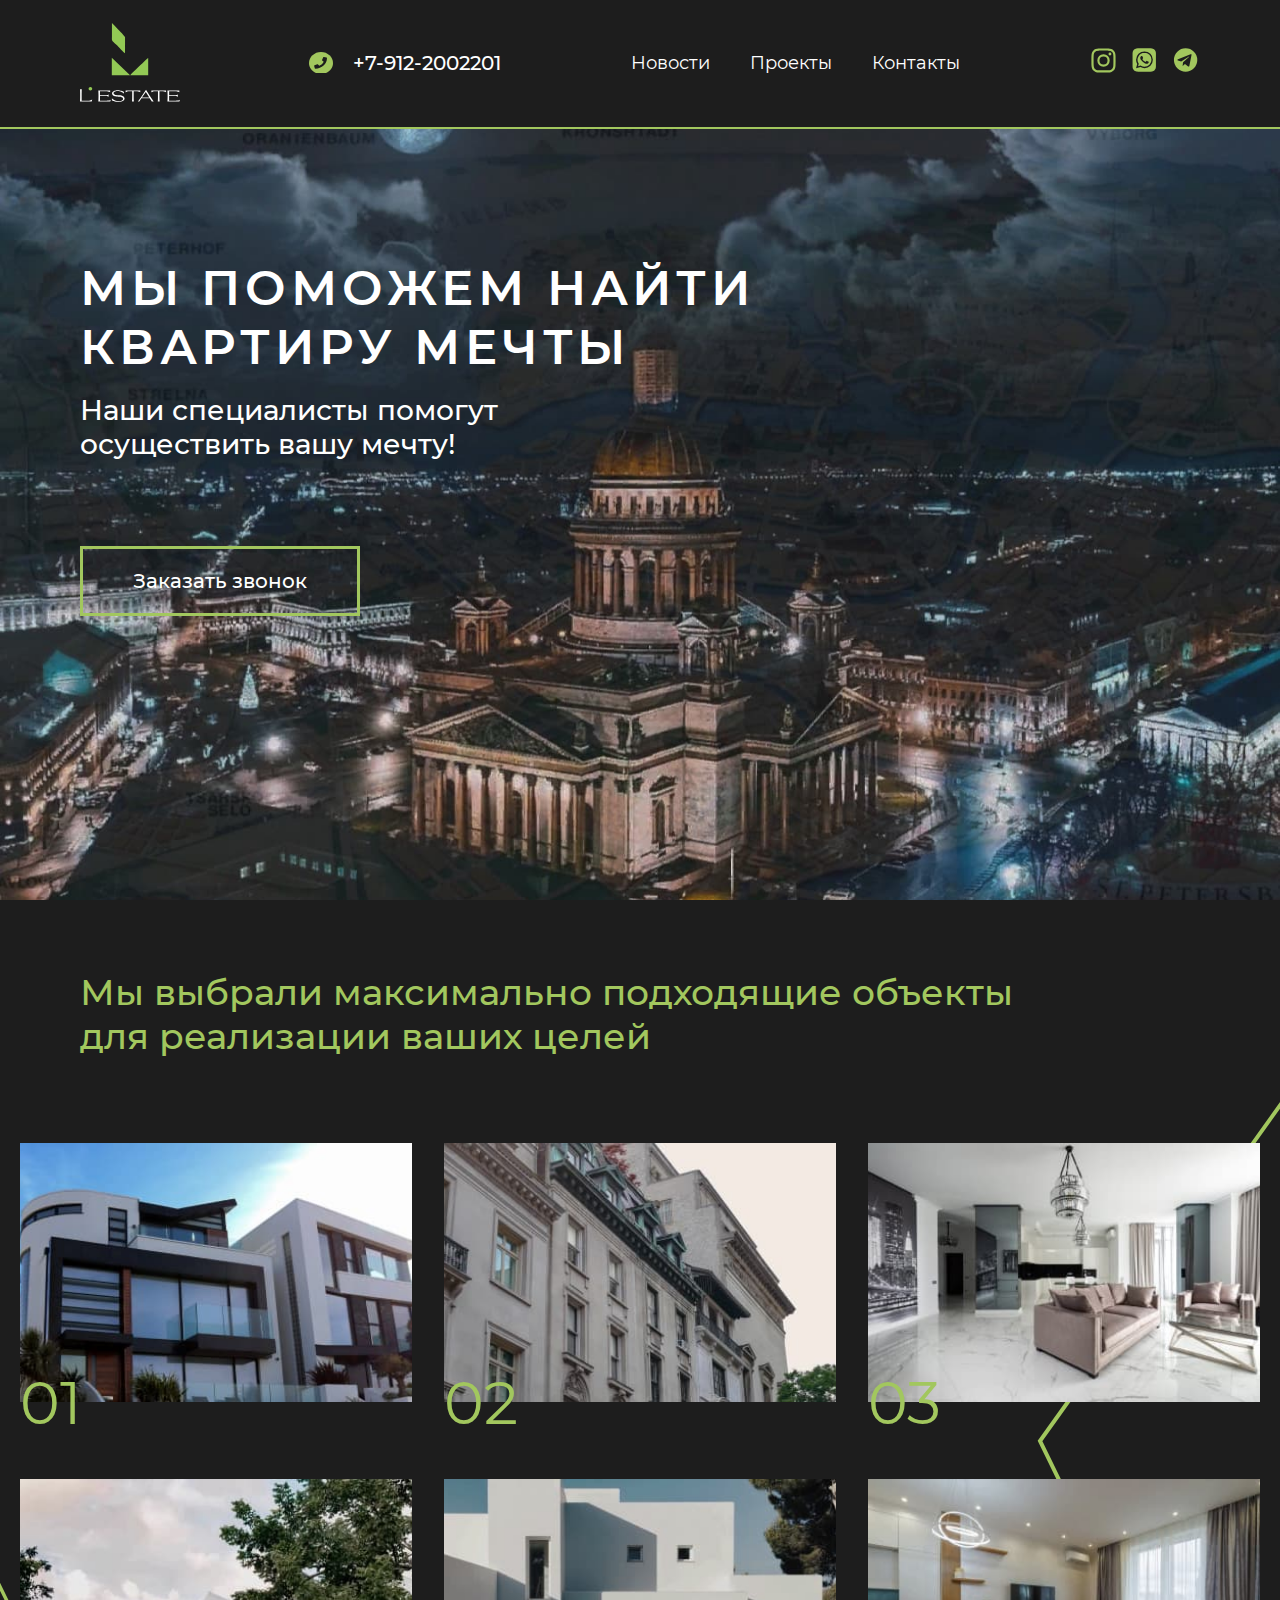
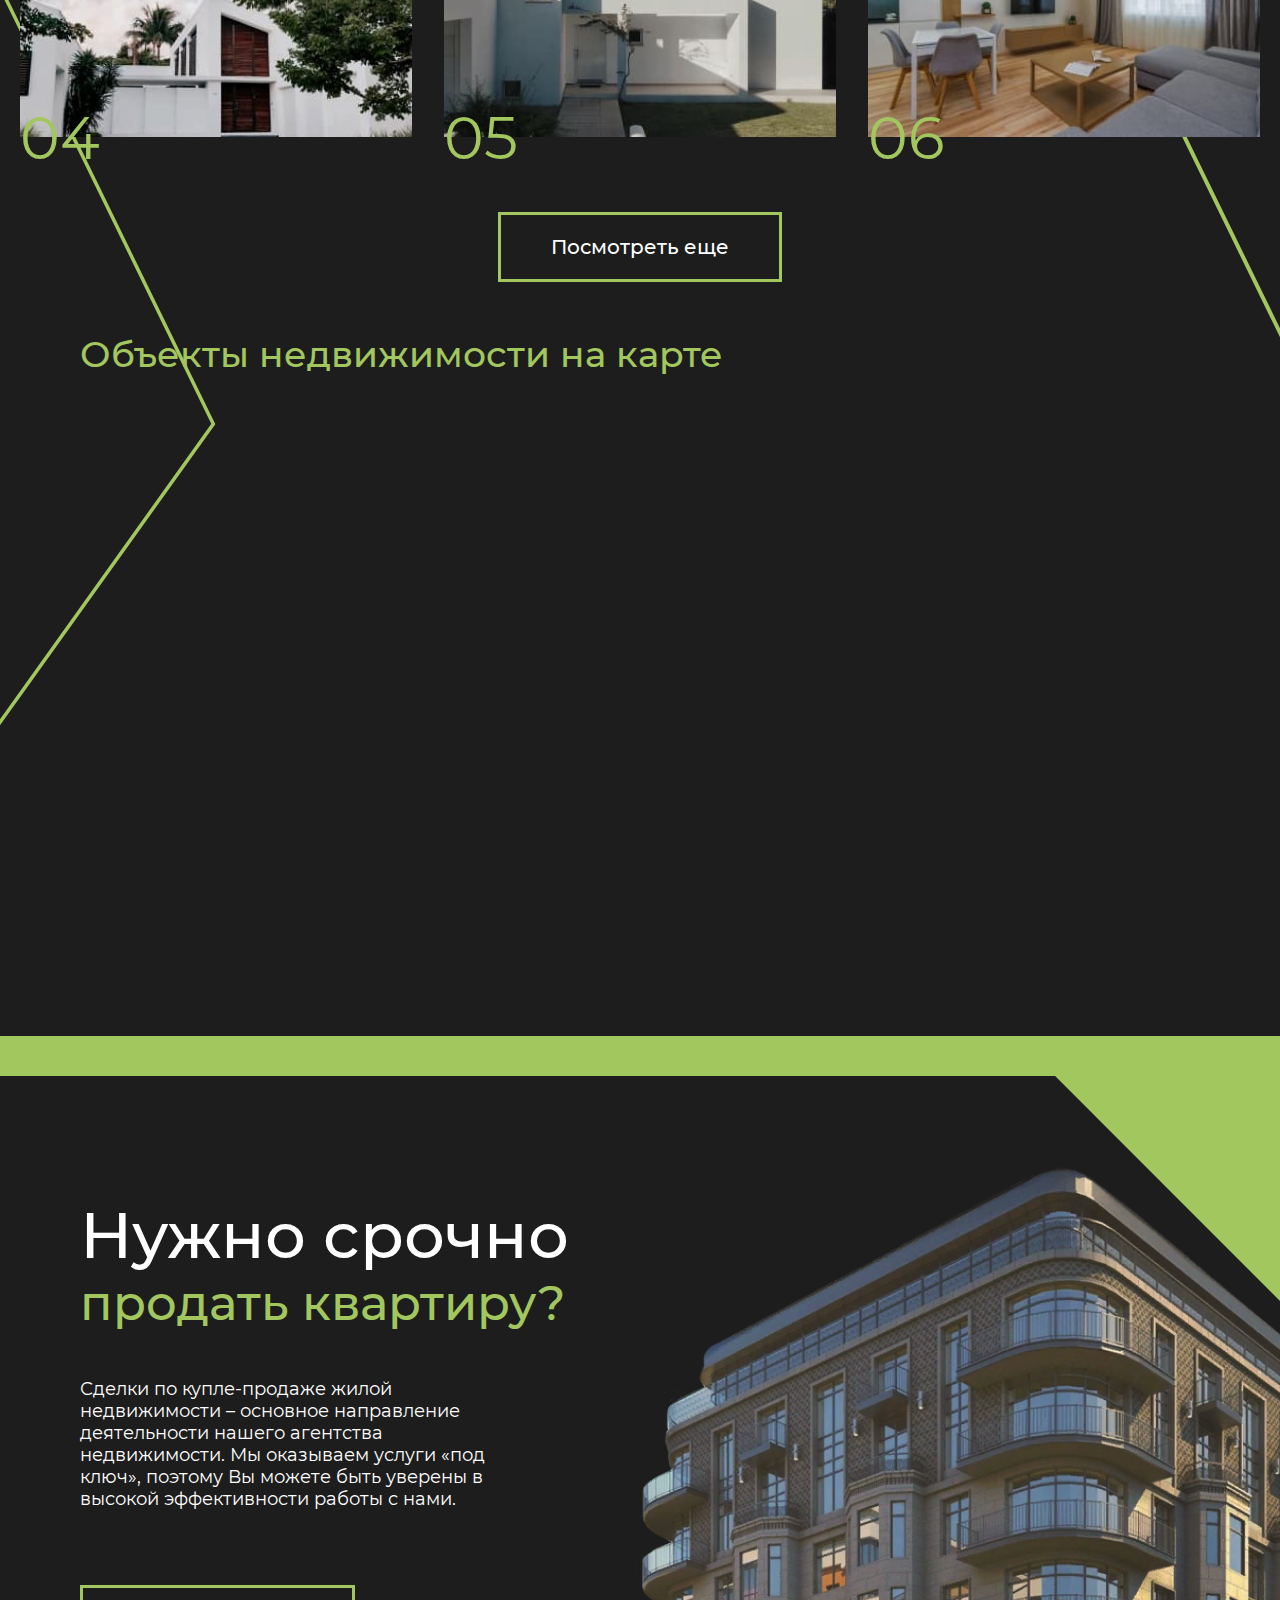
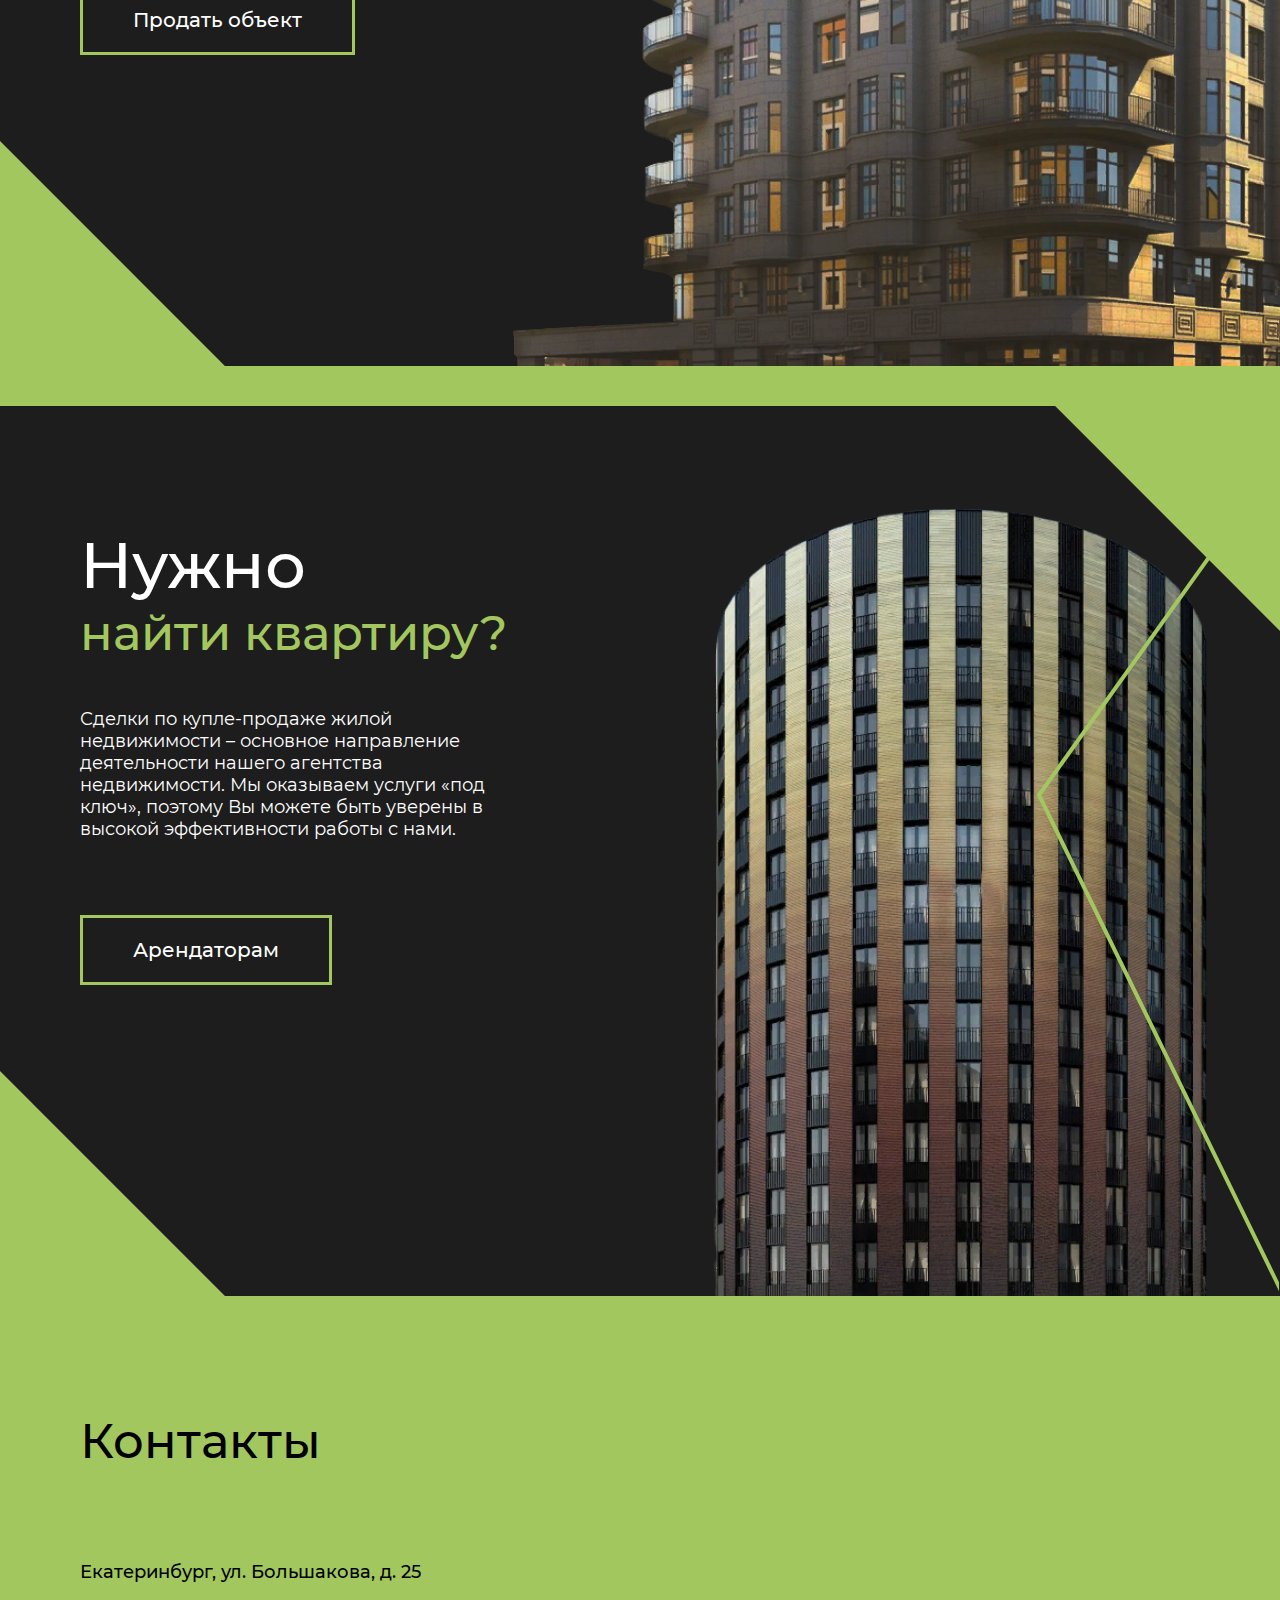
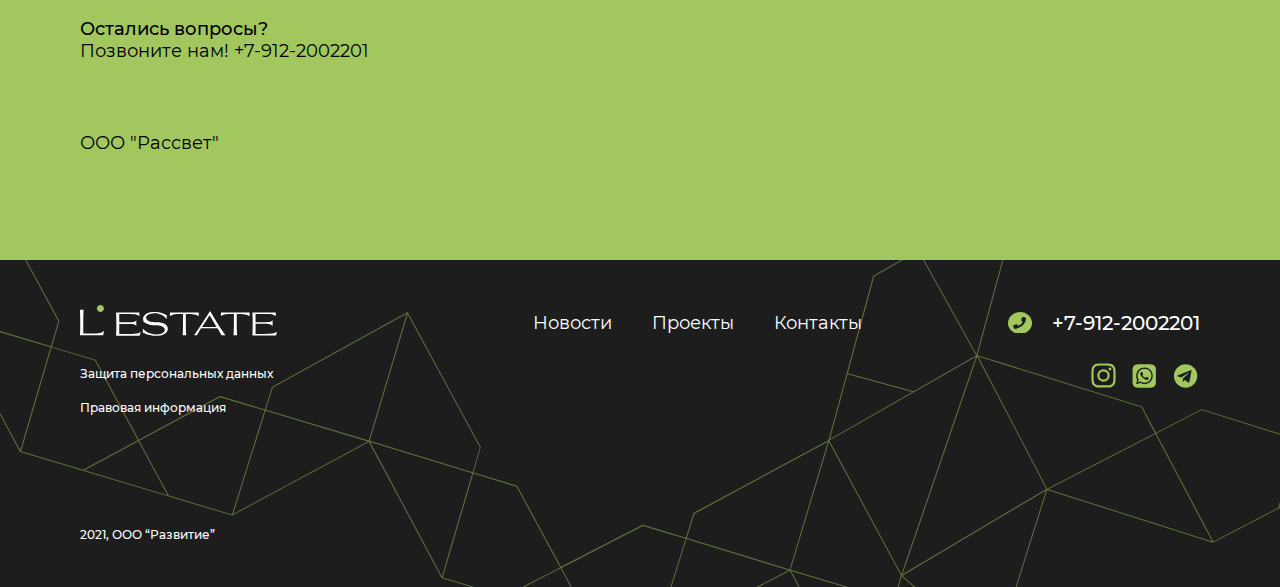
<file: index.html>
<!DOCTYPE html>
<html lang="ru">

<head>
  <meta charset="UTF-8">
  <meta name="viewport" content="width=device-width, initial-scale=1, maximum-scale=1">
  <meta http-equiv="X-UA-Compatible" content="ie=edge">
  <title>Document</title>
  <link rel="stylesheet" href="./css/style.min.css">
</head>

<body>

  <div class="wrapper">
    <header class="header">
      <div class="container">
        <div class="header__inner">
          <a class="logo" href="./index.html">
            <img class="logo__img" src="./images/logo.svg" alt="логотип">
          </a>
          <a class="header__phone phone-icon" href="tel:+7-912-2002201">
            +7-912-2002201
          </a>
          <nav class="header-menu menu">
            <div class="menu__top">
              <button class="menu__close">
                <img src="./images/icons/close.svg" alt="close">
              </button>
              <a class="menu__logo" href="./index.html">
                <img src="./images/logo-big.svg" alt="logo">
              </a>
              <ul class="menu__list">
                <li class="menu__item menu__item-mobile">
                  <a class="menu__link" href="./index.html">
                    Главная
                  </a>
                </li>
                <li class="menu__item">
                  <a class="menu__link" href="./news.html">
                    Новости
                  </a>
                </li>
                <li class="menu__item">
                  <a class="menu__link" href="./index.html#objects">
                    Проекты
                  </a>
                </li>
                <li class="menu__item">
                  <a class="menu__link" href="./index.html#contacts">
                    Контакты
                  </a>
                </li>
              </ul>
            </div>
            <div class="menu__bottom">
              <ul class="socials__list">
                <li class="socials__item socials__item-phone">
                  <a class="socials__link socials__link--phone" href="tel:+7-912-2002201">
                    <img src="./images/icons/phone.svg" alt="icon phone">
                  </a>
                </li>
                <li class="socials__item">
                  <a class="socials__link" href="#">
                    <img src="./images/icons/instagram.svg" alt="icon instagram">
                  </a>
                </li>
                <li class="socials__item">
                  <a class="socials__link" href="#">
                    <img src="./images/icons/whatsapp.svg" alt="icon whatsapp">
                  </a>
                </li>
                <li class="socials__item">
                  <a class="socials__link" href="#">
                    <img src="./images/icons/telegram.svg" alt="icon telegram">
                  </a>
                </li>
              </ul>
            </div>
          </nav>
          <ul class="socials__list">
            <li class="socials__item socials__item-phone">
              <a class="socials__link socials__link--phone" href="tel:+7-912-2002201">
                <img src="./images/icons/phone.svg" alt="icon phone">
              </a>
            </li>
            <li class="socials__item">
              <a class="socials__link" href="#">
                <img src="./images/icons/instagram.svg" alt="icon instagram">
              </a>
            </li>
            <li class="socials__item">
              <a class="socials__link" href="#">
                <img src="./images/icons/whatsapp.svg" alt="icon whatsapp">
              </a>
            </li>
            <li class="socials__item">
              <a class="socials__link" href="#">
                <img src="./images/icons/telegram.svg" alt="icon telegram">
              </a>
            </li>
          </ul>
          <button class="menu__btn">
            <span class="menu__btn-line"></span>
            <span class="menu__btn-line"></span>
            <span class="menu__btn-line"></span>
          </button>
        </div>
      </div>
    </header>
    <main class="main">
      <section class="intro">
        <div class="container">
          <h1 class="intro__title">
            МЫ ПОМОЖЕМ НАЙТИ
            КВАРТИРУ МЕЧТЫ
          </h1>
          <p class="intro__text">
            Наши специалисты помогут осуществить вашу мечту!
          </p>
          <button class="intro__btn button" type="button">
            Заказать звонок
          </button>
        </div>
      </section>
      <section class="objects" id="objects">
        <div class="objects__inner">
          <div class="container">
            <h3 class="objects__title subtitle">
              Мы выбрали максимально подходящие объекты для реализации ваших целей
            </h3>
          </div>
          <div class="container-big">
            <ol class="objects__list">
              <li class="objects__list-item">
                <a class="objects__link" href="#" style="background-image: url(./images/content/1.jpg);">
                  <div class="objects__link-box">
                    <h6 class="objects__link-title">
                      ЖК Северная долина
                    </h6>
                    <ul class="objects__info">
                      <li class="objects__info-item objects__info-item--location">
                        Ул Мира, дом 22
                      </li>
                      <li class="objects__info-item objects__info-item--house">
                        Новостройка
                      </li>
                      <li class="objects__info-item objects__info-item--size">
                        349 кв.м
                      </li>
                      <li class="objects__info-item objects__info-item--price">
                        от 5 000 000
                      </li>
                    </ul>
                  </div>
                </a>
              </li>
              <li class="objects__list-item">
                <a class="objects__link" href="#" style="background-image: url(./images/content/2.jpg);">
                  <div class="objects__link-box">
                    <h6 class="objects__link-title">
                      ЖК Северная долина
                    </h6>
                    <ul class="objects__info">
                      <li class="objects__info-item objects__info-item--location">
                        Ул Мира, дом 22
                      </li>
                      <li class="objects__info-item objects__info-item--house">
                        Новостройка
                      </li>
                      <li class="objects__info-item objects__info-item--size">
                        349 кв.м
                      </li>
                      <li class="objects__info-item objects__info-item--price">
                        от 5 000 000
                      </li>
                    </ul>
                  </div>
                </a>
              </li>
              <li class="objects__list-item">
                <a class="objects__link" href="#" style="background-image: url(./images/content/3.jpg);">
                  <div class="objects__link-box">
                    <h6 class="objects__link-title">
                      ЖК Северная долина
                    </h6>
                    <ul class="objects__info">
                      <li class="objects__info-item objects__info-item--location">
                        Ул Мира, дом 22
                      </li>
                      <li class="objects__info-item objects__info-item--house">
                        Новостройка
                      </li>
                      <li class="objects__info-item objects__info-item--size">
                        349 кв.м
                      </li>
                      <li class="objects__info-item objects__info-item--price">
                        от 5 000 000
                      </li>
                    </ul>
                  </div>
                </a>
              </li>
              <li class="objects__list-item">
                <a class="objects__link" href="#" style="background-image: url(./images/content/4.jpg);">
                  <div class="objects__link-box">
                    <h6 class="objects__link-title">
                      ЖК Северная долина
                    </h6>
                    <ul class="objects__info">
                      <li class="objects__info-item objects__info-item--location">
                        Ул Мира, дом 22
                      </li>
                      <li class="objects__info-item objects__info-item--house">
                        Новостройка
                      </li>
                      <li class="objects__info-item objects__info-item--size">
                        349 кв.м
                      </li>
                      <li class="objects__info-item objects__info-item--price">
                        от 5 000 000
                      </li>
                    </ul>
                  </div>
                </a>
              </li>
              <li class="objects__list-item">
                <a class="objects__link" href="#" style="background-image: url(./images/content/5.jpg);">
                  <div class="objects__link-box">
                    <h6 class="objects__link-title">
                      ЖК Северная долина
                    </h6>
                    <ul class="objects__info">
                      <li class="objects__info-item objects__info-item--location">
                        Ул Мира, дом 22
                      </li>
                      <li class="objects__info-item objects__info-item--house">
                        Новостройка
                      </li>
                      <li class="objects__info-item objects__info-item--size">
                        349 кв.м
                      </li>
                      <li class="objects__info-item objects__info-item--price">
                        от 5 000 000
                      </li>
                    </ul>
                  </div>
                </a>
              </li>
              <li class="objects__list-item">
                <a class="objects__link" href="#" style="background-image: url(./images/content/6.jpg);">
                  <div class="objects__link-box">
                    <h6 class="objects__link-title">
                      ЖК Северная долина
                    </h6>
                    <ul class="objects__info">
                      <li class="objects__info-item objects__info-item--location">
                        Ул Мира, дом 22
                      </li>
                      <li class="objects__info-item objects__info-item--house">
                        Новостройка
                      </li>
                      <li class="objects__info-item objects__info-item--size">
                        349 кв.м
                      </li>
                      <li class="objects__info-item objects__info-item--price">
                        от 5 000 000
                      </li>
                    </ul>
                  </div>
                </a>
              </li>
              <li class="objects__list-item">
                <a class="objects__link" href="#" style="background-image: url(./images/content/1.jpg);">
                  <div class="objects__link-box">
                    <h6 class="objects__link-title">
                      ЖК Северная долина
                    </h6>
                    <ul class="objects__info">
                      <li class="objects__info-item objects__info-item--location">
                        Ул Мира, дом 22
                      </li>
                      <li class="objects__info-item objects__info-item--house">
                        Новостройка
                      </li>
                      <li class="objects__info-item objects__info-item--size">
                        349 кв.м
                      </li>
                      <li class="objects__info-item objects__info-item--price">
                        от 5 000 000
                      </li>
                    </ul>
                  </div>
                </a>
              </li>
              <li class="objects__list-item">
                <a class="objects__link" href="#" style="background-image: url(./images/content/2.jpg);">
                  <div class="objects__link-box">
                    <h6 class="objects__link-title">
                      ЖК Северная долина
                    </h6>
                    <ul class="objects__info">
                      <li class="objects__info-item objects__info-item--location">
                        Ул Мира, дом 22
                      </li>
                      <li class="objects__info-item objects__info-item--house">
                        Новостройка
                      </li>
                      <li class="objects__info-item objects__info-item--size">
                        349 кв.м
                      </li>
                      <li class="objects__info-item objects__info-item--price">
                        от 5 000 000
                      </li>
                    </ul>
                  </div>
                </a>
              </li>
              <li class="objects__list-item">
                <a class="objects__link" href="#" style="background-image: url(./images/content/3.jpg);">
                  <div class="objects__link-box">
                    <h6 class="objects__link-title">
                      ЖК Северная долина
                    </h6>
                    <ul class="objects__info">
                      <li class="objects__info-item objects__info-item--location">
                        Ул Мира, дом 22
                      </li>
                      <li class="objects__info-item objects__info-item--house">
                        Новостройка
                      </li>
                      <li class="objects__info-item objects__info-item--size">
                        349 кв.м
                      </li>
                      <li class="objects__info-item objects__info-item--price">
                        от 5 000 000
                      </li>
                    </ul>
                  </div>
                </a>
              </li>
              <li class="objects__list-item">
                <a class="objects__link" href="#" style="background-image: url(./images/content/4.jpg);">
                  <div class="objects__link-box">
                    <h6 class="objects__link-title">
                      ЖК Северная долина
                    </h6>
                    <ul class="objects__info">
                      <li class="objects__info-item objects__info-item--location">
                        Ул Мира, дом 22
                      </li>
                      <li class="objects__info-item objects__info-item--house">
                        Новостройка
                      </li>
                      <li class="objects__info-item objects__info-item--size">
                        349 кв.м
                      </li>
                      <li class="objects__info-item objects__info-item--price">
                        от 5 000 000
                      </li>
                    </ul>
                  </div>
                </a>
              </li>
            </ol>
            <div class="objects__btn-inner">
              <button class="objects__btn--more button" type="button">
                Посмотреть еще
              </button>
            </div>
          </div>
        </div>
        <div class="container">
          <h3 class="objects-map__subtitle subtitle">
            Объекты недвижимости на карте
          </h3>
        </div>
        <div class="objects-map__inner">
          <div class="objects-map map" id="objects-map"></div>
        </div>

      </section>
      <section class="flats">
        <ul class="flats__list">
          <li class="flats__list-item">
            <div class="flats__wrapper">
              <div class="container">
                <div class="flats__inner">
                  <div class="flats__content">
                    <h2 class="flats__title title">
                      <span>
                        Нужно срочно
                      </span>
                      продать квартиру?
                    </h2>
                    <p class="flats__text">
                      Сделки по купле-продаже жилой недвижимости – основное направление деятельности нашего агентства
                      недвижимости. Мы оказываем услуги «под ключ», поэтому Вы можете быть уверены в высокой
                      эффективности
                      работы с нами.
                    </p>
                    <button class="flats__btn sell__btn button">
                      Продать объект
                    </button>
                  </div>
                  <img class="flats__img" src="./images/flats/sell-house.png" alt="house">
                </div>
              </div>
            </div>
          </li>
          <li class="flats__list-item flats__list-item--angle-decor">
            <div class="flats__wrapper">
              <div class="container">
                <div class="flats__inner">
                  <div class="flats__content">
                    <h2 class="flats__title title">
                      <span>
                        Нужно
                      </span>
                      найти квартиру?
                    </h2>
                    <p class="flats__text">
                      Сделки по купле-продаже жилой недвижимости – основное направление деятельности нашего агентства
                      недвижимости. Мы оказываем услуги «под ключ», поэтому Вы можете быть уверены в высокой
                      эффективности работы с нами.
                    </p>
                    <button class="flats__btn find__btn button">
                      Арендаторам
                    </button>
                  </div>
                  <img class="find__img flats__img" src="./images/flats/find-house.png" alt="house">
                </div>
              </div>
            </div>
          </li>
        </ul>
      </section>
      <section class="contacts" id="contacts">
        <div class="container">
          <div class="contacts__content">
            <h2 class="contacts__title title">
              Контакты
            </h2>
            <adress class="contacts__adress">
              Екатеринбург, ул. Большакова, д. 25
            </adress>
            <div class="contacts__questions">
              <span>Остались вопросы? </span>
              Позвоните нам! <a href="tel:+7-912-2002201">+7-912-2002201</a>
            </div>
            <strong class="contacts__company">
              ООО "Рассвет"
            </strong>
          </div>
        </div>
        <div class="contacts-map__wrapper">
          <div class="contacts-map map" id="contacts-map"></div>
        </div>
      </section>
    </main>
    <footer class="footer">
      <div class="container">
        <div class="footer__inner">
          <div class="footer__top">
            <div class="footer__box">
              <a class="footer__logo" href="./index.html">
                <img class="footer__logo-img" src="./images/logo-big.svg" alt="logo">
              </a>
            </div>
            <div class="footer__box footer__box-menu">
              <nav class="footer-menu menu">
                <ul class="menu__list">
                  <li class="menu__item">
                    <a class="menu__link" href="./news.html">
                      Новости
                    </a>
                  </li>
                  <li class="menu__item">
                    <a class="menu__link" href="./index.html#objects">
                      Проекты
                    </a>
                  </li>
                  <li class="menu__item">
                    <a class="menu__link" href="./index.html#contacts">
                      Контакты
                    </a>
                  </li>
                </ul>
              </nav>
            </div>
            <a class="footer__phone phone-icon" href="tel:+7-912-2002201">
              +7-912-2002201
            </a>
          </div>
          <div class="footer__bottom">
            <div class="footer__box footer__box-info">
              <ul class="footer__info-list">
                <li class="footer__info-item">
                  <a class="footer__info-link" href="#">
                    Защита персональных данных
                  </a>
                </li>
                <li class="footer__info-item">
                  <a class="footer__info-link" href="#">
                    Правовая информация
                  </a>
                </li>
              </ul>
            </div>
            <div class="footer__box footer__box-socials">
              <ul class="footer-socials__list socials__list">
                <li class="socials__item">
                  <a class="socials__link" href="#">
                    <img src="./images/icons/instagram.svg" alt="icon instagram">
                  </a>
                </li>
                <li class="socials__item">
                  <a class="socials__link" href="#">
                    <img src="./images/icons/whatsapp.svg" alt="icon whatsapp">
                  </a>
                </li>
                <li class="socials__item">
                  <a class="socials__link" href="#">
                    <img src="./images/icons/telegram.svg" alt="icon telegram">
                  </a>
                </li>
              </ul>
            </div>
          </div>
        </div>
        <div class="footer__copy">
          <p class="footer__copy-text">
            2021, ООО “Развитие”
          </p>
        </div>
    </footer>
  </div>
  <div class="modal">
    <div class="modal__wrapper">
      <div class="modal__inner">
        <button class="modal__close">
          <img src="./images/icons/close.svg" alt="close">
        </button>
        <div class="modal__title">
          Заказать звонок
        </div>
        <p class="modal__text">
          Наш специалист свяжется с вами в ближайшее время
        </p>
        <form class="modal__form" action="POST">
          <input class="modal__form-input" type="text" placeholder="Имя" name="name" required>
          <label class="modal__form-label--phone">
            <input class="modal__form-input" type="tel" placeholder="Номер телефона" name="phone" required>
          </label>
          <button class="modal__form-btn button">
            Заказать звонок
          </button>
          <label class="modal__form-label--checkbox">
            <input class="modal__form-checkbox" type="checkbox" required>
            <span class="modal__form-check"></span>
            Соглашаюсь с <a href="#">условиями передачи данных</a>
          </label>
        </form>
      </div>
    </div>
  </div>
  <script src="https://api-maps.yandex.ru/2.1/?apikey=ваш API-ключ&lang=ru_RU"></script>
  <script src="./js/main.min.js"></script>
  <script>
    function contactsMap() {
      mapConstructor('contacts-map', [56.819528, 60.624092], "./images/content/2.jpg", "ООО Рассвет", "Екатеринбург, ул. Большакова, д. 25", './images/icons/map-marker.svg');
    }

    ymaps.ready(contactsMap);
  </script>
  <script>
    function objectsMap() {
      mapConstructor('objects-map', [56.846789567852156, 60.648040499999965], "./images/content/2.jpg", "ЖК “Belissimo”", " Екатеринбург, Ул Мира, д.22", './images/icons/map-marker.svg');
    }

    ymaps.ready(objectsMap);
  </script>
</body>

</html>
</file>
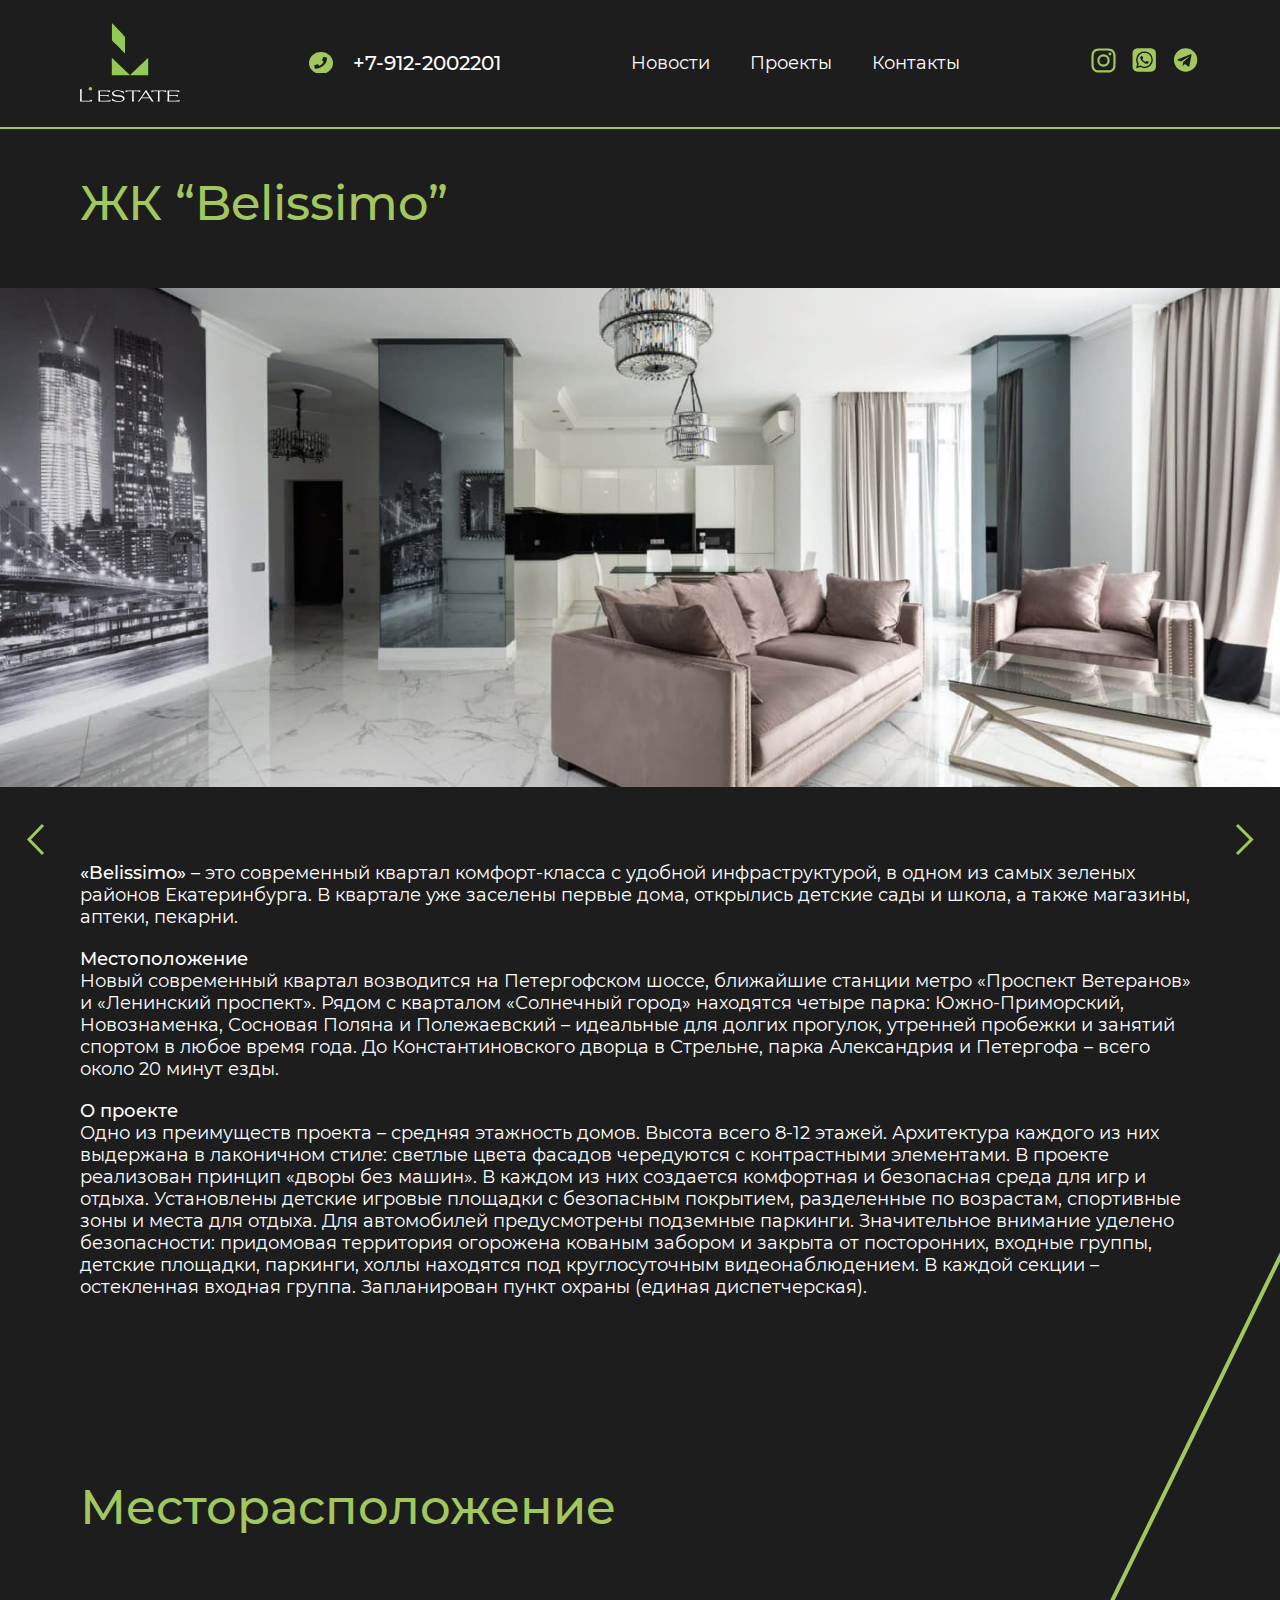
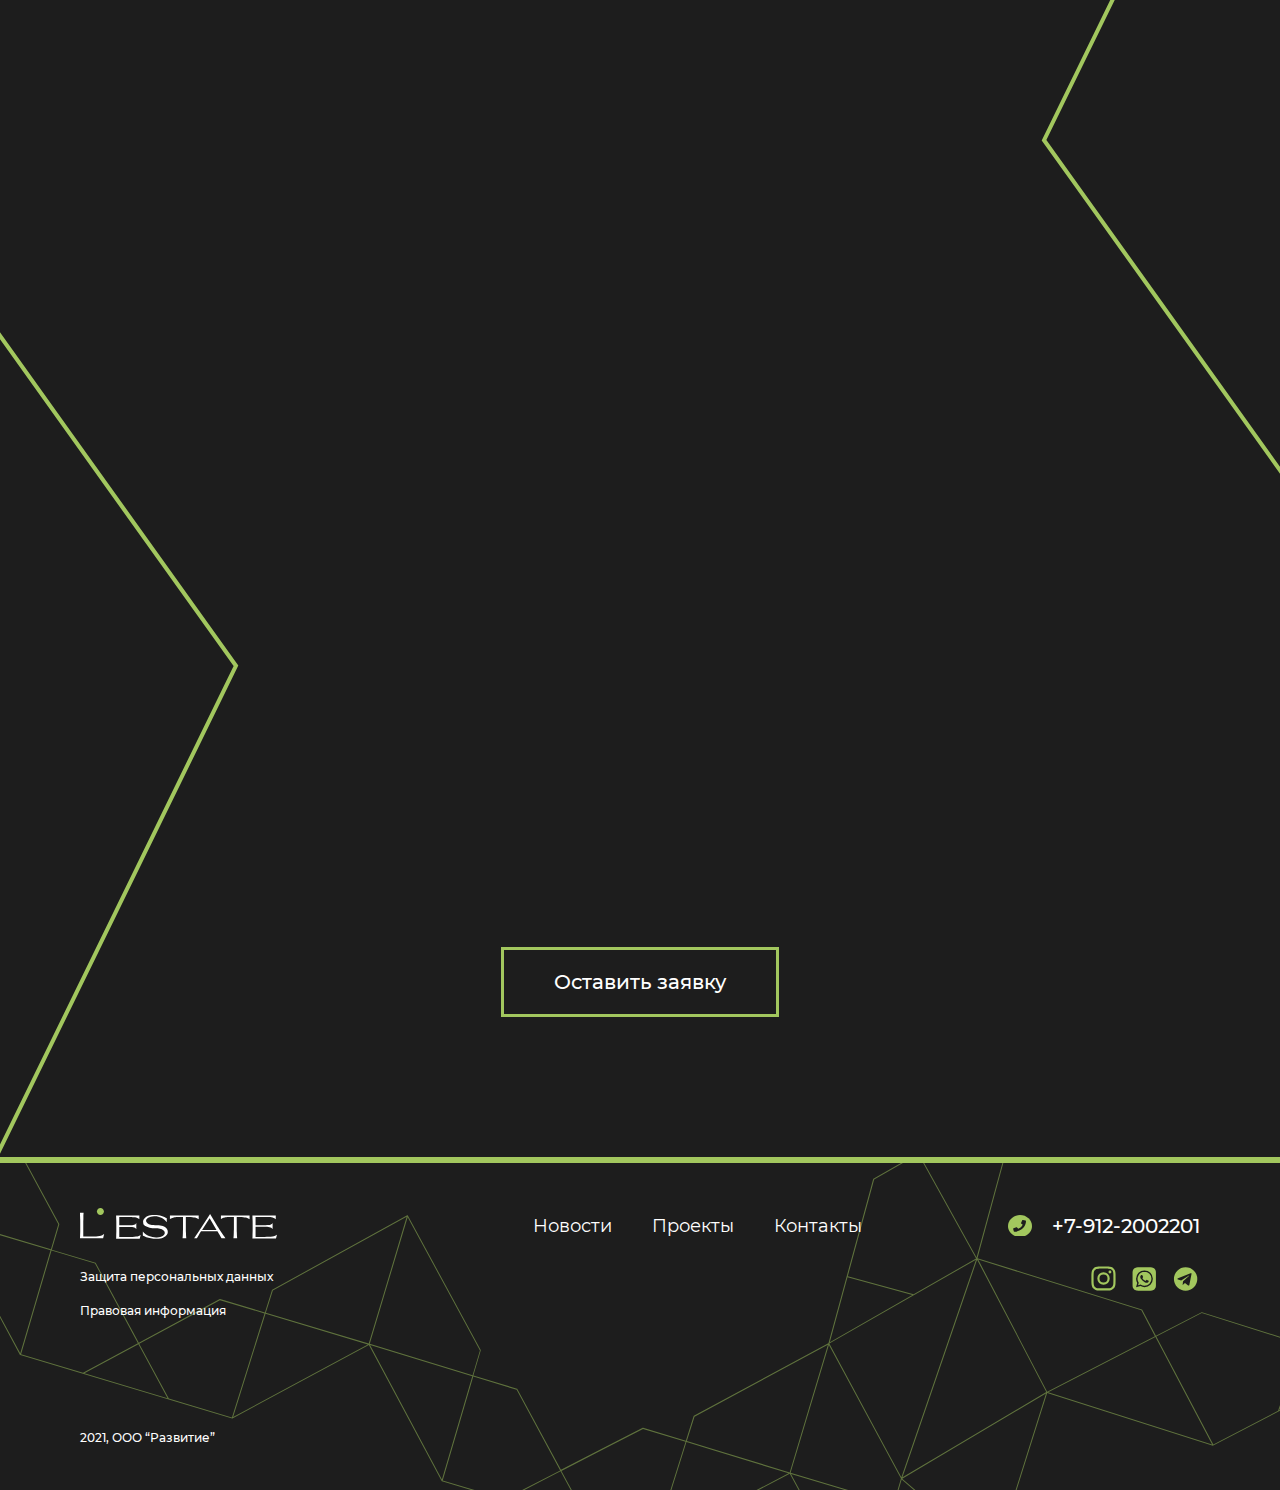
<file: belissimo.html>
<!DOCTYPE html>
<html lang="ru">

<head>
  <meta charset="UTF-8">
  <meta name="viewport" content="width=device-width, initial-scale=1, maximum-scale=1">
  <meta http-equiv="X-UA-Compatible" content="ie=edge">
  <title>Document</title>
  <link rel="stylesheet" href="./css/style.min.css">
</head>

<body>

  <header class="header">
    <div class="container">
      <div class="header__inner">
        <a class="logo" href="./index.html">
          <img class="logo__img" src="./images/logo.svg" alt="логотип">
        </a>
        <a class="header__phone phone-icon" href="tel:+7-912-2002201">
          +7-912-2002201
        </a>
        <nav class="header-menu menu">
          <div class="menu__top">
            <button class="menu__close">
              <img src="./images/icons/close.svg" alt="close">
            </button>
            <a class="menu__logo" href="./index.html">
              <img src="./images/logo-big.svg" alt="logo">
            </a>
            <ul class="menu__list">
              <li class="menu__item menu__item-mobile">
                <a class="menu__link" href="./index.html">
                  Главная
                </a>
              </li>
              <li class="menu__item">
                <a class="menu__link" href="./news.html">
                  Новости
                </a>
              </li>
              <li class="menu__item">
                <a class="menu__link" href="./index.html#objects">
                  Проекты
                </a>
              </li>
              <li class="menu__item">
                <a class="menu__link" href="./index.html#contacts">
                  Контакты
                </a>
              </li>
            </ul>
          </div>
          <div class="menu__bottom">
            <ul class="socials__list">
              <li class="socials__item socials__item-phone">
                <a class="socials__link socials__link--phone" href="tel:+7-912-2002201">
                  <img src="./images/icons/phone.svg" alt="icon phone">
                </a>
              </li>
              <li class="socials__item">
                <a class="socials__link" href="#">
                  <img src="./images/icons/instagram.svg" alt="icon instagram">
                </a>
              </li>
              <li class="socials__item">
                <a class="socials__link" href="#">
                  <img src="./images/icons/whatsapp.svg" alt="icon whatsapp">
                </a>
              </li>
              <li class="socials__item">
                <a class="socials__link" href="#">
                  <img src="./images/icons/telegram.svg" alt="icon telegram">
                </a>
              </li>
            </ul>
          </div>
        </nav>
        <ul class="socials__list">
          <li class="socials__item socials__item-phone">
            <a class="socials__link socials__link--phone" href="tel:+7-912-2002201">
              <img src="./images/icons/phone.svg" alt="icon phone">
            </a>
          </li>
          <li class="socials__item">
            <a class="socials__link" href="#">
              <img src="./images/icons/instagram.svg" alt="icon instagram">
            </a>
          </li>
          <li class="socials__item">
            <a class="socials__link" href="#">
              <img src="./images/icons/whatsapp.svg" alt="icon whatsapp">
            </a>
          </li>
          <li class="socials__item">
            <a class="socials__link" href="#">
              <img src="./images/icons/telegram.svg" alt="icon telegram">
            </a>
          </li>
        </ul>
        <button class="menu__btn">
          <span class="menu__btn-line"></span>
          <span class="menu__btn-line"></span>
          <span class="menu__btn-line"></span>
        </button>
      </div>
    </div>
  </header>
    <main class="main">
      <section class="product">
        <div class="container">
          <h2 class="product__title title">
            ЖК “Belissimo”
          </h2>
        </div>
        <div class="swiper product__slider">
          <div class="swiper-wrapper product__slider-wrapper">
            <div class="swiper-slide product__slider-item">
              <img class="product__slider-img" src="./images/content/1-big.jpg" alt="image">
            </div>
            <div class="swiper-slide product__slider-item">
              <img class="product__slider-img" src="./images/content/1-big.jpg" alt="image">
            </div>
          </div>
          <div class="container-big">
            <div class="product__slider-buttons">
              <button class="product__slider-btn product__slider-prev">
                <svg width="19" height="33" viewBox="0 0 19 33" xmlns="http://www.w3.org/2000/svg">
                  <path d="M17 2L3 16.5L17 31" stroke-width="3" />
                </svg>
              </button>
              <button class="product__slider-btn product__slider-next">
                <svg width="19" height="33" viewBox="0 0 19 33" xmlns="http://www.w3.org/2000/svg">
                  <path d="M2 2L16.5 16.5L2 31" stroke-width="3" />
                </svg>
              </button>
            </div>
          </div>
        </div>
        <div class="product__content">
          <div class="container">
            <div class="product__descr">
              <p class="product__descr-text">
                <span>«Belissimo»</span> – это современный квартал комфорт-класса с удобной инфраструктурой, в одном из
                самых зеленых
                районов Екатеринбурга. В квартале уже заселены первые дома, открылись детские сады и школа, а также
                магазины, аптеки, пекарни.
              </p>
            </div>
            <div class="product__descr">
              <div class="product__descr-title">
                Местоположение
              </div>
              <p class="product__descr-text">
                Новый современный квартал возводится на Петергофском шоссе, ближайшие станции метро «Проспект Ветеранов»
                и
                «Ленинский проспект». Рядом с кварталом «Солнечный город» находятся четыре парка: Южно-Приморский,
                Новознаменка, Сосновая Поляна и Полежаевский – идеальные для долгих прогулок, утренней пробежки и
                занятий
                спортом в любое время года. До Константиновского дворца в Стрельне, парка Александрия и Петергофа –
                всего
                около 20 минут езды.
              </p>
            </div>
            <div class="product__descr">
              <div class="product__descr-title">
                О проекте
              </div>
              <p class="product__descr-text">
                Одно из преимуществ проекта – средняя этажность домов. Высота всего 8-12 этажей. Архитектура каждого из
                них выдержана в лаконичном стиле: светлые цвета фасадов чередуются с контрастными элементами. В проекте
                реализован принцип «дворы без машин». В каждом из них создается комфортная и безопасная среда для игр и
                отдыха. Установлены детские игровые площадки с безопасным покрытием, разделенные по возрастам,
                спортивные
                зоны и места для отдыха. Для автомобилей предусмотрены подземные паркинги. Значительное внимание уделено
                безопасности: придомовая территория огорожена кованым забором и закрыта от посторонних, входные группы,
                детские площадки, паркинги, холлы находятся под круглосуточным видеонаблюдением. В каждой секции –
                остекленная входная группа. Запланирован пункт охраны (единая диспетчерская).
              </p>
            </div>
          </div>
        </div>
        <div class="product__location">
          <div class="container">
            <h2 class="product__location-title title">
              Месторасположение
            </h2>
          </div>
          <div class="container-big">
            <div class="product__location-map map" id='belissimo-map'></div>
          </div>
          <div class="product__btn-inner">
            <button class="product__btn button" type="button">
              Оставить заявку
            </button>
          </div>
        </div>
      </section>
    </main>
    <footer class="footer">
      <div class="container">
        <div class="footer__inner">
          <div class="footer__top">
            <div class="footer__box">
              <a class="footer__logo" href="./index.html">
                <img class="footer__logo-img" src="./images/logo-big.svg" alt="logo">
              </a>
            </div>
            <div class="footer__box footer__box-menu">
              <nav class="footer-menu menu">
                <ul class="menu__list">
                  <li class="menu__item">
                    <a class="menu__link" href="./news.html">
                      Новости
                    </a>
                  </li>
                  <li class="menu__item">
                    <a class="menu__link" href="./index.html#objects">
                      Проекты
                    </a>
                  </li>
                  <li class="menu__item">
                    <a class="menu__link" href="./index.html#contacts">
                      Контакты
                    </a>
                  </li>
                </ul>
              </nav>
            </div>
            <a class="footer__phone phone-icon" href="tel:+7-912-2002201">
              +7-912-2002201
            </a>
          </div>
          <div class="footer__bottom">
            <div class="footer__box footer__box-info">
              <ul class="footer__info-list">
                <li class="footer__info-item">
                  <a class="footer__info-link" href="#">
                    Защита персональных данных
                  </a>
                </li>
                <li class="footer__info-item">
                  <a class="footer__info-link" href="#">
                    Правовая информация
                  </a>
                </li>
              </ul>
            </div>
            <div class="footer__box footer__box-socials">
              <ul class="footer-socials__list socials__list">
                <li class="socials__item">
                  <a class="socials__link" href="#">
                    <img src="./images/icons/instagram.svg" alt="icon instagram">
                  </a>
                </li>
                <li class="socials__item">
                  <a class="socials__link" href="#">
                    <img src="./images/icons/whatsapp.svg" alt="icon whatsapp">
                  </a>
                </li>
                <li class="socials__item">
                  <a class="socials__link" href="#">
                    <img src="./images/icons/telegram.svg" alt="icon telegram">
                  </a>
                </li>
              </ul>
            </div>
          </div>
        </div>
        <div class="footer__copy">
          <p class="footer__copy-text">
            2021, ООО “Развитие”
          </p>
        </div>
    </footer>
  </div>
  <div class="modal">
    <div class="modal__wrapper">
      <div class="modal__inner">
        <button class="modal__close">
          <img src="./images/icons/close.svg" alt="close">
        </button>
        <div class="modal__title">
          Заказать звонок
        </div>
        <p class="modal__text">
          Наш специалист свяжется с вами в ближайшее время
        </p>
        <form class="modal__form" action="POST">
          <input class="modal__form-input" type="text" placeholder="Имя" name="name" required>
          <label class="modal__form-label--phone">
            <input class="modal__form-input" type="tel" placeholder="Номер телефона" name="phone" required>
          </label>
          <button class="modal__form-btn button">
            Заказать звонок
          </button>
          <label class="modal__form-label--checkbox">
            <input class="modal__form-checkbox" type="checkbox" required>
            <span class="modal__form-check"></span>
            Соглашаюсь с <a href="#">условиями передачи данных</a>
          </label>
        </form>
      </div>
    </div>
  </div>

  <script src="https://api-maps.yandex.ru/2.1/?apikey=ваш API-ключ&lang=ru_RU"></script>
  <script src="./js/main.min.js"></script>
  <script>
    function belissimoMap() {
      mapConstructor('belissimo-map', [56.846789567852156, 60.648040499999965], "./images/content/2.jpg", "ЖК “Belissimo”", " Екатеринбург, Ул Мира, д.22", './images/icons/map-marker.svg');
    }

    ymaps.ready(belissimoMap);
  </script>
</body>

</html>
</file>
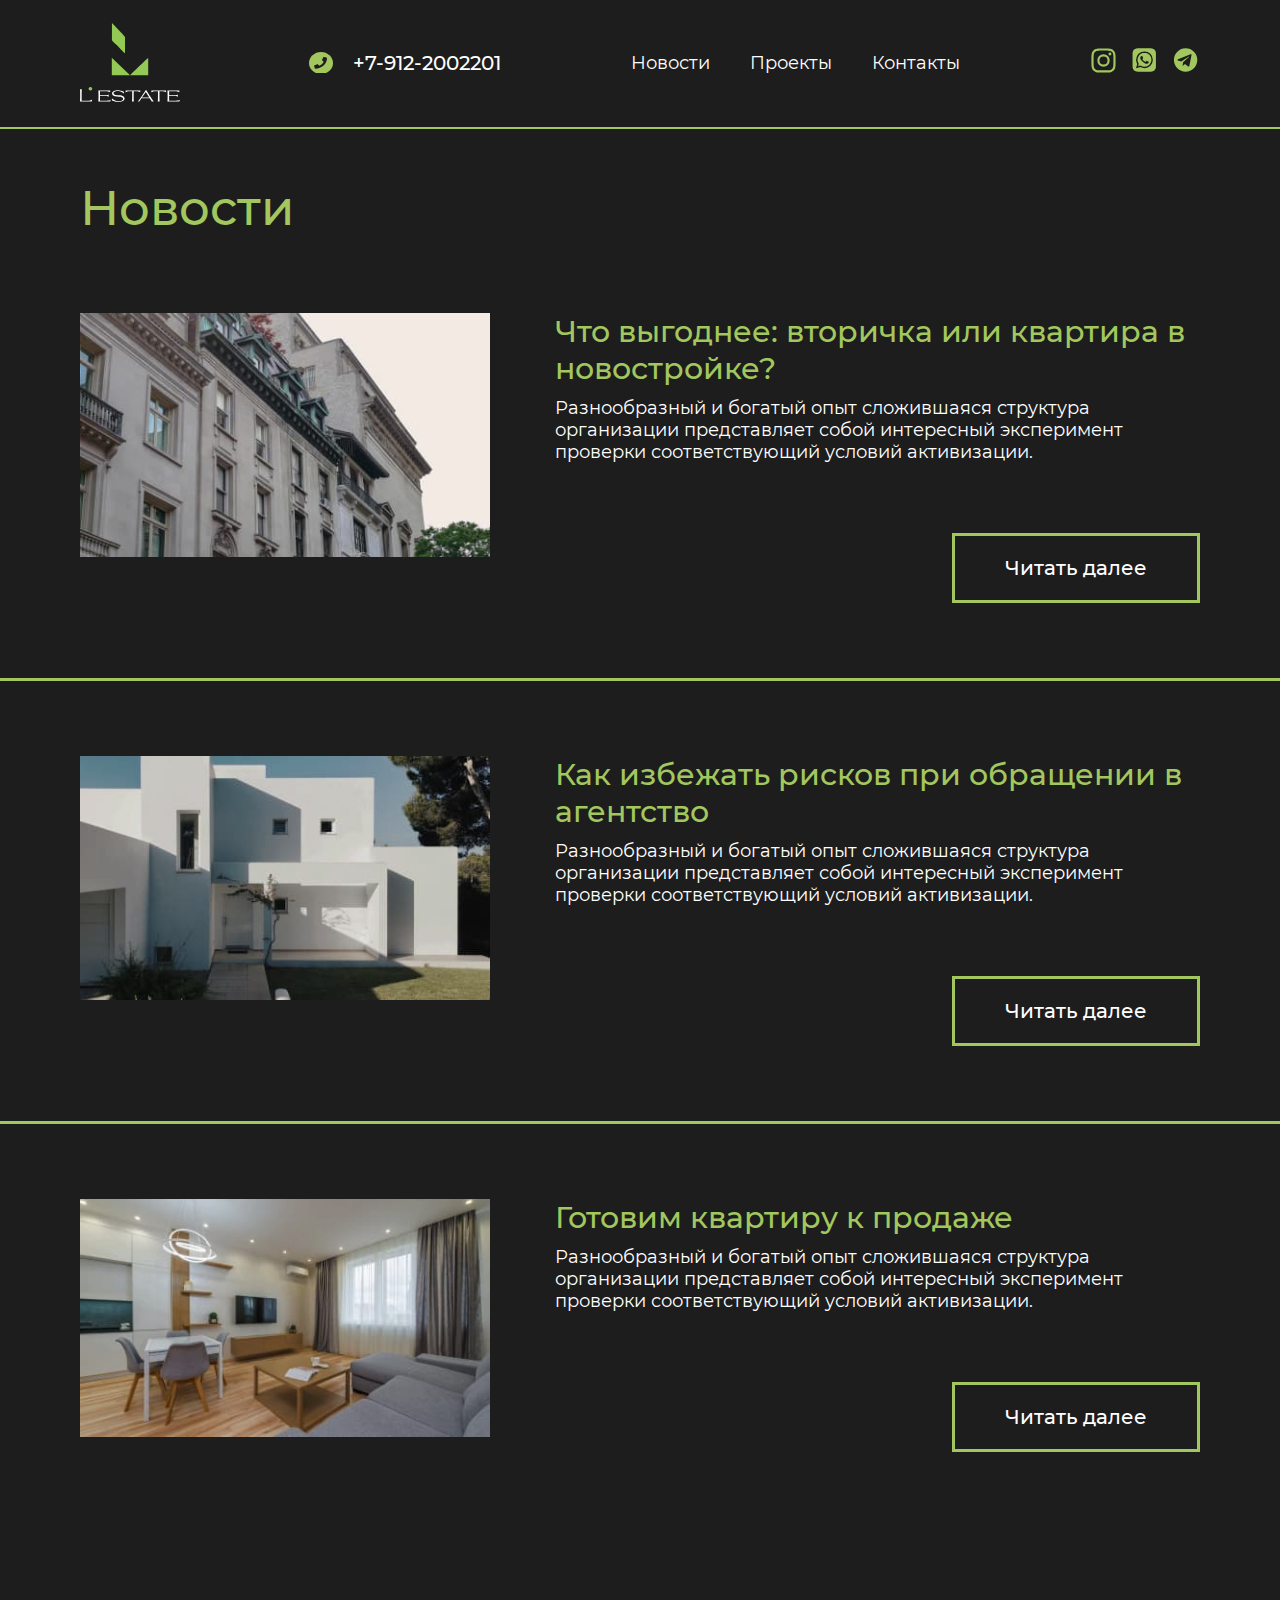
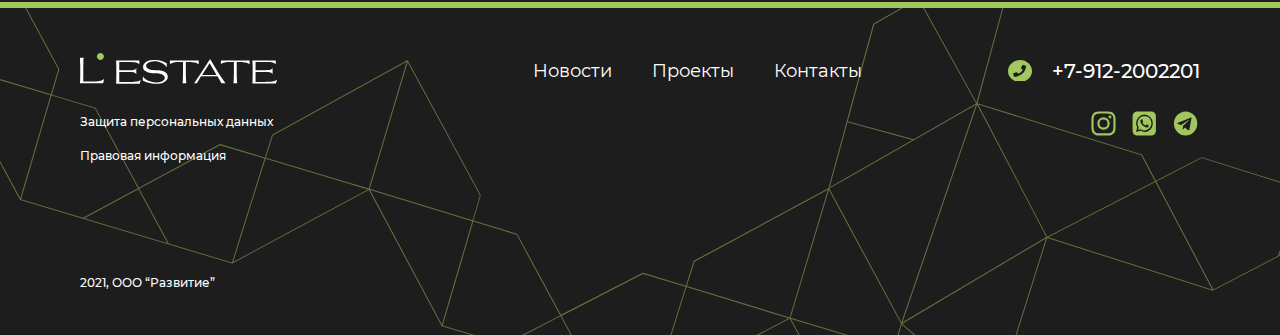
<file: news.html>
<!DOCTYPE html>
<html lang="ru">

<head>
  <meta charset="UTF-8">
  <meta name="viewport" content="width=device-width, initial-scale=1, maximum-scale=1">
  <meta http-equiv="X-UA-Compatible" content="ie=edge">
  <title>Document</title>
  <link rel="stylesheet" href="./css/style.min.css">
</head>

<body>

  <div class="wrapper">
    <header class="header">
      <div class="container">
        <div class="header__inner">
          <a class="logo" href="./index.html">
            <img class="logo__img" src="./images/logo.svg" alt="логотип">
          </a>
          <a class="header__phone phone-icon" href="tel:+7-912-2002201">
            +7-912-2002201
          </a>
          <nav class="header-menu menu">
            <div class="menu__top">
              <button class="menu__close">
                <img src="./images/icons/close.svg" alt="close">
              </button>
              <a class="menu__logo" href="./index.html">
                <img src="./images/logo-big.svg" alt="logo">
              </a>
              <ul class="menu__list">
                <li class="menu__item menu__item-mobile">
                  <a class="menu__link" href="./index.html">
                    Главная
                  </a>
                </li>
                <li class="menu__item">
                  <a class="menu__link" href="./news.html">
                    Новости
                  </a>
                </li>
                <li class="menu__item">
                  <a class="menu__link" href="./index.html#objects">
                    Проекты
                  </a>
                </li>
                <li class="menu__item">
                  <a class="menu__link" href="./index.html#contacts">
                    Контакты
                  </a>
                </li>
              </ul>
            </div>
            <div class="menu__bottom">
              <ul class="socials__list">
                <li class="socials__item socials__item-phone">
                  <a class="socials__link socials__link--phone" href="tel:+7-912-2002201">
                    <img src="./images/icons/phone.svg" alt="icon phone">
                  </a>
                </li>
                <li class="socials__item">
                  <a class="socials__link" href="#">
                    <img src="./images/icons/instagram.svg" alt="icon instagram">
                  </a>
                </li>
                <li class="socials__item">
                  <a class="socials__link" href="#">
                    <img src="./images/icons/whatsapp.svg" alt="icon whatsapp">
                  </a>
                </li>
                <li class="socials__item">
                  <a class="socials__link" href="#">
                    <img src="./images/icons/telegram.svg" alt="icon telegram">
                  </a>
                </li>
              </ul>
            </div>
          </nav>
          <ul class="socials__list">
            <li class="socials__item socials__item-phone">
              <a class="socials__link socials__link--phone" href="tel:+7-912-2002201">
                <img src="./images/icons/phone.svg" alt="icon phone">
              </a>
            </li>
            <li class="socials__item">
              <a class="socials__link" href="#">
                <img src="./images/icons/instagram.svg" alt="icon instagram">
              </a>
            </li>
            <li class="socials__item">
              <a class="socials__link" href="#">
                <img src="./images/icons/whatsapp.svg" alt="icon whatsapp">
              </a>
            </li>
            <li class="socials__item">
              <a class="socials__link" href="#">
                <img src="./images/icons/telegram.svg" alt="icon telegram">
              </a>
            </li>
          </ul>
          <button class="menu__btn">
            <span class="menu__btn-line"></span>
            <span class="menu__btn-line"></span>
            <span class="menu__btn-line"></span>
          </button>
        </div>
      </div>
    </header>
    <main class="main">
      <section class="news">
        <div class="container">
          <h2 class="news__title title">
            Новости
          </h2>
        </div>
        <ul class="news__list">
          <li class="news__item">
            <div class="container">
              <div class="news__item-inner">
                <div class="news__item-img-box">
                  <img class="news__item-img" src="./images/content/2.jpg" alt="img">
                </div>
                <div class="news__item-content">
                  <div class="news__item-top">
                    <h4 class="news__item-title">
                      Что выгоднее: вторичка или квартира в новостройке?
                    </h4>
                    <p class="news__item-descr">
                      Разнообразный и богатый опыт сложившаяся структура организации представляет собой интересный
                      эксперимент проверки соответствующий условий активизации.
                    </p>
                  </div>
                  <div class="news__item-bottom">
                    <a class="news__item-link button" href="#">
                      Читать далее
                    </a>
                  </div>
                </div>
              </div>
            </div>
          </li>
          <li class="news__item">
            <div class="container">
              <div class="news__item-inner">
                <div class="news__item-img-box">
                  <img class="news__item-img" src="./images/content/5.jpg" alt="img">
                </div>
                <div class="news__item-content">
                  <div class="news__item-top">
                    <h4 class="news__item-title">
                      Как избежать рисков при обращении в  агентство
                    </h4>
                    <p class="news__item-descr">
                      Разнообразный и богатый опыт сложившаяся структура организации представляет собой интересный
                      эксперимент проверки соответствующий условий активизации.
                    </p>
                  </div>
                  <div class="news__item-bottom">
                    <a class="news__item-link button" href="#">
                      Читать далее
                    </a>
                  </div>
                </div>
              </div>
            </div>
          </li>
          <li class="news__item">
            <div class="container">
              <div class="news__item-inner">
                <div class="news__item-img-box">
                  <img class="news__item-img" src="./images/content/6.jpg" alt="img">
                </div>
                <div class="news__item-content">
                  <div class="news__item-top">
                    <h4 class="news__item-title">
                      Готовим квартиру к продаже
                    </h4>
                    <p class="news__item-descr">
                      Разнообразный и богатый опыт сложившаяся структура организации представляет собой интересный
                      эксперимент проверки соответствующий условий активизации.
                    </p>
                  </div>
                  <div class="news__item-bottom">
                    <a class="news__item-link button" href="#">
                      Читать далее
                    </a>
                  </div>
                </div>
              </div>
            </div>
          </li>
        </ul>
      </section>
    </main>
    <footer class="footer">
      <div class="container">
        <div class="footer__inner">
          <div class="footer__top">
            <div class="footer__box">
              <a class="footer__logo" href="./index.html">
                <img class="footer__logo-img" src="./images/logo-big.svg" alt="logo">
              </a>
            </div>
            <div class="footer__box footer__box-menu">
              <nav class="footer-menu menu">
                <ul class="menu__list">
                  <li class="menu__item">
                    <a class="menu__link" href="./news.html">
                      Новости
                    </a>
                  </li>
                  <li class="menu__item">
                    <a class="menu__link" href="./index.html#objects">
                      Проекты
                    </a>
                  </li>
                  <li class="menu__item">
                    <a class="menu__link" href="./index.html#contacts">
                      Контакты
                    </a>
                  </li>
                </ul>
              </nav>
            </div>
            <a class="footer__phone phone-icon" href="tel:+7-912-2002201">
              +7-912-2002201
            </a>
          </div>
          <div class="footer__bottom">
            <div class="footer__box footer__box-info">
              <ul class="footer__info-list">
                <li class="footer__info-item">
                  <a class="footer__info-link" href="#">
                    Защита персональных данных
                  </a>
                </li>
                <li class="footer__info-item">
                  <a class="footer__info-link" href="#">
                    Правовая информация
                  </a>
                </li>
              </ul>
            </div>
            <div class="footer__box footer__box-socials">
              <ul class="footer-socials__list socials__list">
                <li class="socials__item">
                  <a class="socials__link" href="#">
                    <img src="./images/icons/instagram.svg" alt="icon instagram">
                  </a>
                </li>
                <li class="socials__item">
                  <a class="socials__link" href="#">
                    <img src="./images/icons/whatsapp.svg" alt="icon whatsapp">
                  </a>
                </li>
                <li class="socials__item">
                  <a class="socials__link" href="#">
                    <img src="./images/icons/telegram.svg" alt="icon telegram">
                  </a>
                </li>
              </ul>
            </div>
          </div>
        </div>
        <div class="footer__copy">
          <p class="footer__copy-text">
            2021, ООО “Развитие”
          </p>
        </div>
    </footer>
  </div>
  <script src="./js/main.min.js"></script>
</body>

</html>
</file>
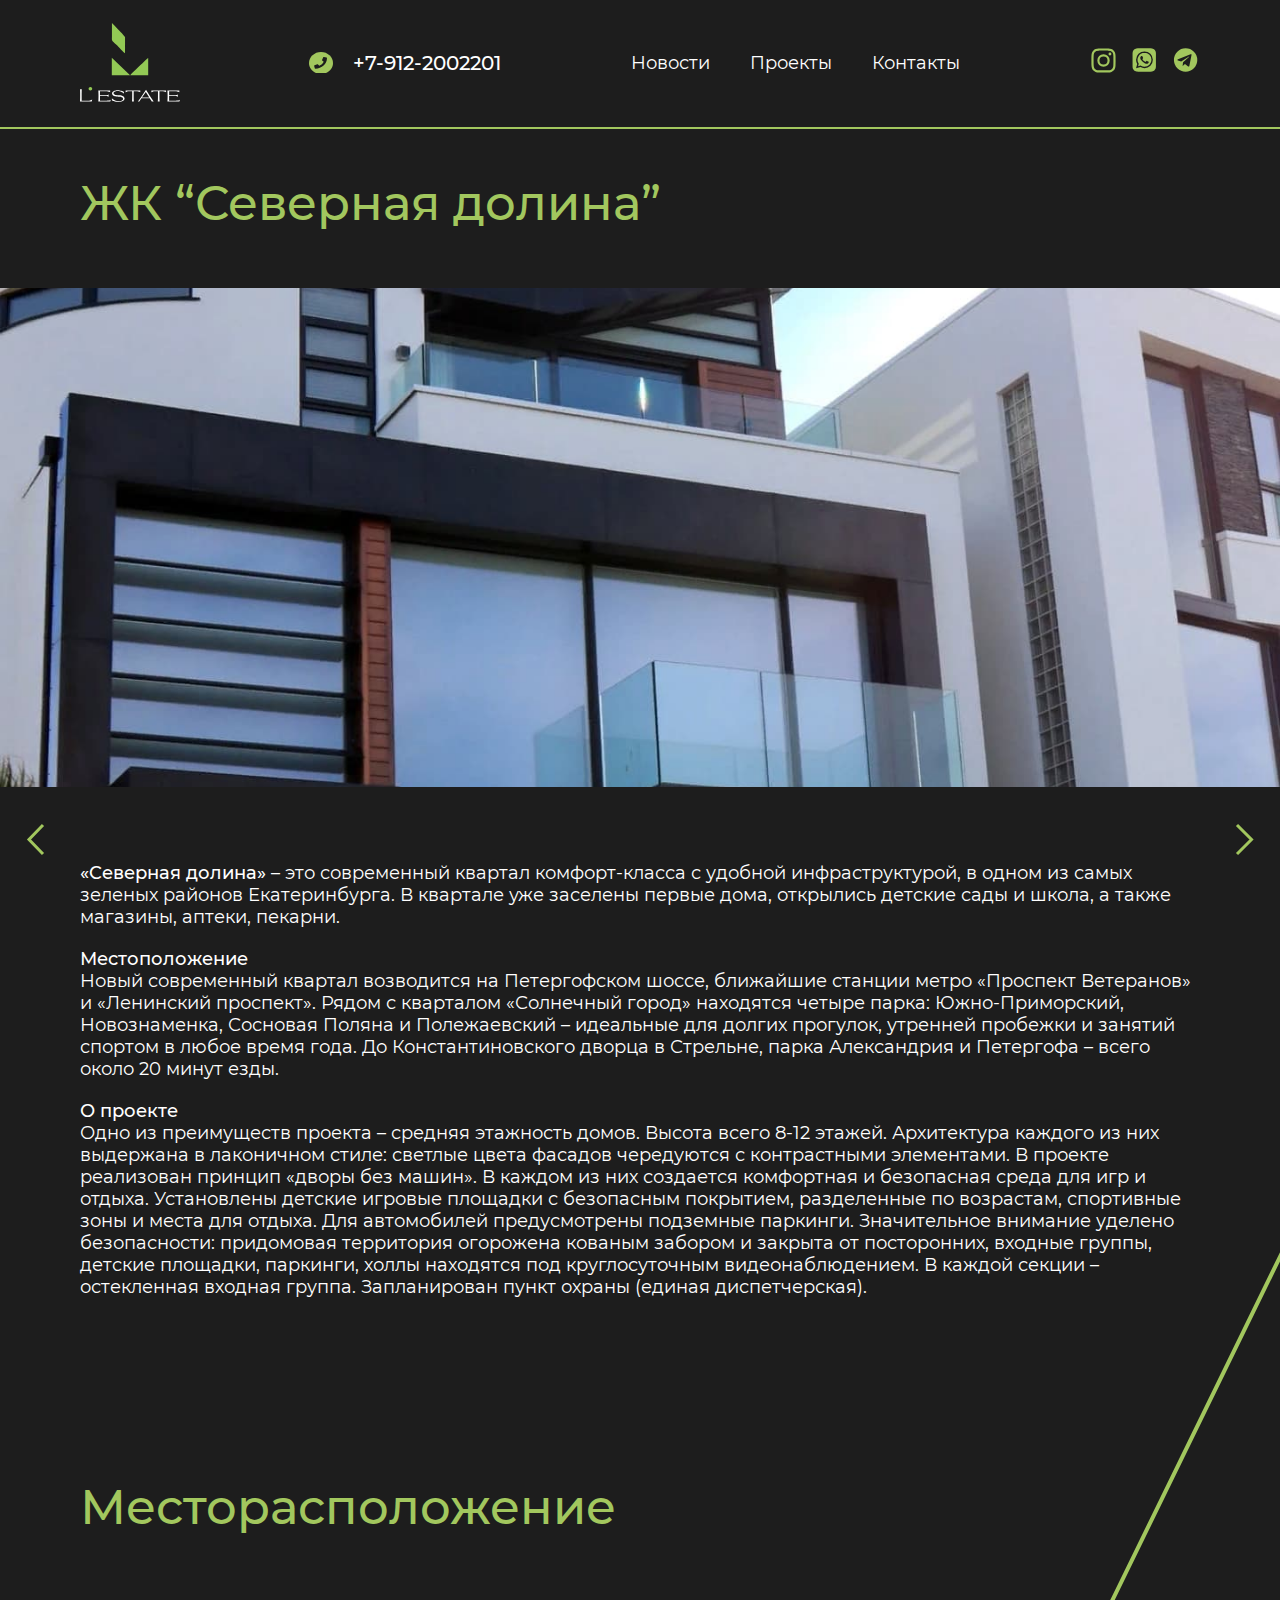
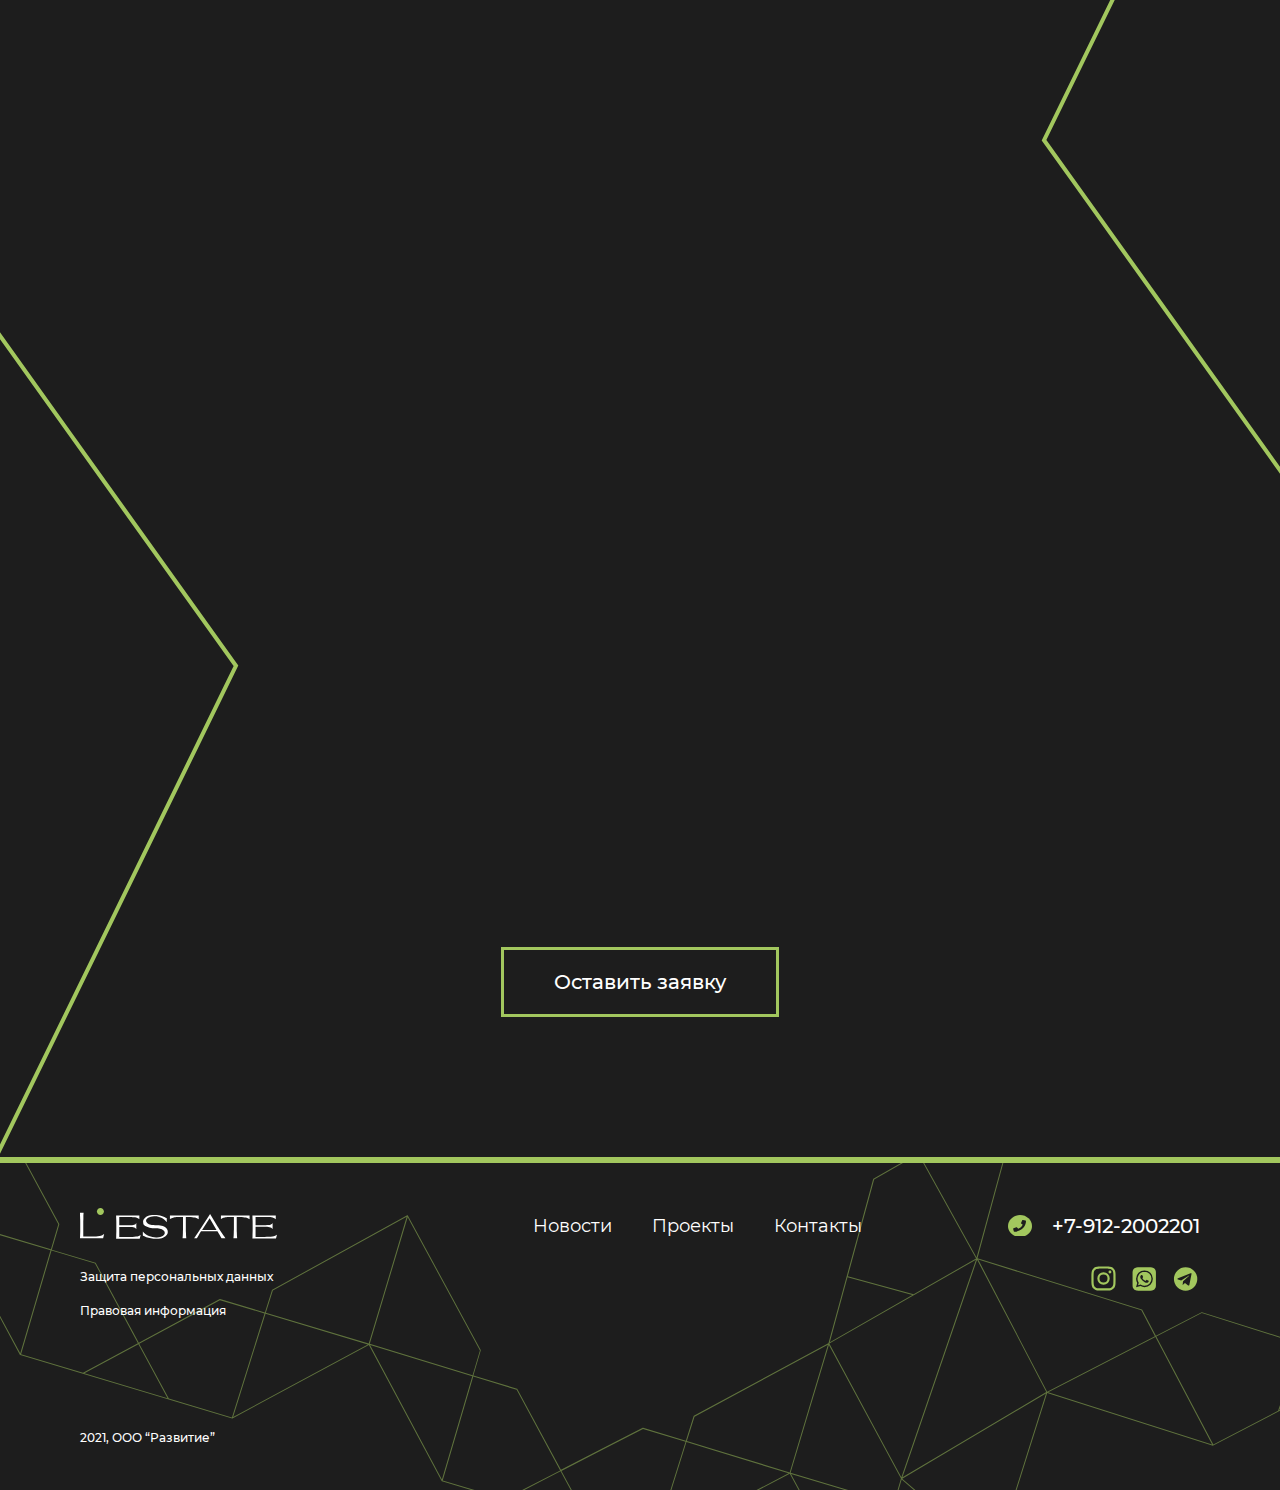
<file: north-valley.html>
<!DOCTYPE html>
<html lang="ru">

<head>
  <meta charset="UTF-8">
  <meta name="viewport" content="width=device-width, initial-scale=1, maximum-scale=1">
  <meta http-equiv="X-UA-Compatible" content="ie=edge">
  <title>Document</title>
  <link rel="stylesheet" href="./css/style.min.css">
</head>

<body>

  <div class="wrapper">
    <header class="header">
      <div class="container">
        <div class="header__inner">
          <a class="logo" href="./index.html">
            <img class="logo__img" src="./images/logo.svg" alt="логотип">
          </a>
          <a class="header__phone phone-icon" href="tel:+7-912-2002201">
            +7-912-2002201
          </a>
          <nav class="header-menu menu">
            <div class="menu__top">
              <button class="menu__close">
                <img src="./images/icons/close.svg" alt="close">
              </button>
              <a class="menu__logo" href="./index.html">
                <img src="./images/logo-big.svg" alt="logo">
              </a>
              <ul class="menu__list">
                <li class="menu__item menu__item-mobile">
                  <a class="menu__link" href="./index.html">
                    Главная
                  </a>
                </li>
                <li class="menu__item">
                  <a class="menu__link" href="./news.html">
                    Новости
                  </a>
                </li>
                <li class="menu__item">
                  <a class="menu__link" href="./index.html#objects">
                    Проекты
                  </a>
                </li>
                <li class="menu__item">
                  <a class="menu__link" href="./index.html#contacts">
                    Контакты
                  </a>
                </li>
              </ul>
            </div>
            <div class="menu__bottom">
              <ul class="socials__list">
                <li class="socials__item socials__item-phone">
                  <a class="socials__link socials__link--phone" href="tel:+7-912-2002201">
                    <img src="./images/icons/phone.svg" alt="icon phone">
                  </a>
                </li>
                <li class="socials__item">
                  <a class="socials__link" href="#">
                    <img src="./images/icons/instagram.svg" alt="icon instagram">
                  </a>
                </li>
                <li class="socials__item">
                  <a class="socials__link" href="#">
                    <img src="./images/icons/whatsapp.svg" alt="icon whatsapp">
                  </a>
                </li>
                <li class="socials__item">
                  <a class="socials__link" href="#">
                    <img src="./images/icons/telegram.svg" alt="icon telegram">
                  </a>
                </li>
              </ul>
            </div>
          </nav>
          <ul class="socials__list">
            <li class="socials__item socials__item-phone">
              <a class="socials__link socials__link--phone" href="tel:+7-912-2002201">
                <img src="./images/icons/phone.svg" alt="icon phone">
              </a>
            </li>
            <li class="socials__item">
              <a class="socials__link" href="#">
                <img src="./images/icons/instagram.svg" alt="icon instagram">
              </a>
            </li>
            <li class="socials__item">
              <a class="socials__link" href="#">
                <img src="./images/icons/whatsapp.svg" alt="icon whatsapp">
              </a>
            </li>
            <li class="socials__item">
              <a class="socials__link" href="#">
                <img src="./images/icons/telegram.svg" alt="icon telegram">
              </a>
            </li>
          </ul>
          <button class="menu__btn">
            <span class="menu__btn-line"></span>
            <span class="menu__btn-line"></span>
            <span class="menu__btn-line"></span>
          </button>
        </div>
      </div>
    </header>
    <main class="main">
      <section class="product">
        <div class="container">
          <h2 class="product__title title">
            ЖК “Северная долина”
          </h2>
        </div>
        <div class="swiper product__slider">
          <div class="swiper-wrapper product__slider-wrapper">
            <div class="swiper-slide product__slider-item">
              <img class="product__slider-img" src="./images/content/2-big.jpg" alt="image">
            </div>
            <div class="swiper-slide product__slider-item">
              <img class="product__slider-img" src="./images/content/2-big.jpg" alt="image">
            </div>
          </div>
          <div class="container-big">
            <div class="product__slider-buttons">
              <button class="product__slider-btn product__slider-prev">
                <svg width="19" height="33" viewBox="0 0 19 33" xmlns="http://www.w3.org/2000/svg">
                  <path d="M17 2L3 16.5L17 31" stroke-width="3" />
                </svg>
              </button>
              <button class="product__slider-btn product__slider-next">
                <svg width="19" height="33" viewBox="0 0 19 33" xmlns="http://www.w3.org/2000/svg">
                  <path d="M2 2L16.5 16.5L2 31" stroke-width="3" />
                </svg>
              </button>
            </div>
          </div>
        </div>
        <div class="product__content">
          <div class="container">
            <div class="product__descr">
              <p class="product__descr-text">
                <span>«Cеверная долина»</span> – это современный квартал комфорт-класса с удобной инфраструктурой, в
                одном из самых зеленых районов Екатеринбурга. В квартале уже заселены первые дома, открылись детские
                сады и школа, а также магазины, аптеки, пекарни.
              </p>
            </div>
            <div class="product__descr">
              <div class="product__descr-title">
                Местоположение
              </div>
              <p class="product__descr-text">
                Новый современный квартал возводится на Петергофском шоссе, ближайшие станции метро «Проспект Ветеранов»
                и «Ленинский проспект». Рядом с кварталом «Солнечный город» находятся четыре парка: Южно-Приморский,
                Новознаменка, Сосновая Поляна и Полежаевский – идеальные для долгих прогулок, утренней пробежки и
                занятий спортом в любое время года. До Константиновского дворца в Стрельне, парка Александрия и
                Петергофа – всего около 20 минут езды.
              </p>
            </div>
            <div class="product__descr">
              <div class="product__descr-title">
                О проекте
              </div>
              <p class="product__descr-text">
                Одно из преимуществ проекта – средняя этажность домов. Высота всего 8-12 этажей. Архитектура каждого из
                них выдержана в лаконичном стиле: светлые цвета фасадов чередуются с контрастными элементами. В проекте
                реализован принцип «дворы без машин». В каждом из них создается комфортная и безопасная среда для игр и
                отдыха. Установлены детские игровые площадки с безопасным покрытием, разделенные по возрастам,
                спортивные зоны и места для отдыха. Для автомобилей предусмотрены подземные паркинги. Значительное
                внимание уделено безопасности: придомовая территория огорожена кованым забором и закрыта от посторонних,
                входные группы, детские площадки, паркинги, холлы находятся под круглосуточным видеонаблюдением. В
                каждой секции – остекленная входная группа. Запланирован пункт охраны (единая диспетчерская).

              </p>
            </div>
          </div>
        </div>
        <div class="product__location">
          <div class="container">
            <h2 class="product__location-title title">
              Месторасположение
            </h2>
          </div>
          <div class="container-big">
            <div class="product__location-map map" id='north-valley-map'></div>
          </div>
          <div class="product__btn-inner">
            <button class="product__btn button" type="button">
              Оставить заявку
            </button>
          </div>
        </div>
      </section>
    </main>
    <footer class="footer">
      <div class="container">
        <div class="footer__inner">
          <div class="footer__top">
            <div class="footer__box">
              <a class="footer__logo" href="./index.html">
                <img class="footer__logo-img" src="./images/logo-big.svg" alt="logo">
              </a>
            </div>
            <div class="footer__box footer__box-menu">
              <nav class="footer-menu menu">
                <ul class="menu__list">
                  <li class="menu__item">
                    <a class="menu__link" href="./news.html">
                      Новости
                    </a>
                  </li>
                  <li class="menu__item">
                    <a class="menu__link" href="./index.html#objects">
                      Проекты
                    </a>
                  </li>
                  <li class="menu__item">
                    <a class="menu__link" href="./index.html#contacts">
                      Контакты
                    </a>
                  </li>
                </ul>
              </nav>
            </div>
            <a class="footer__phone phone-icon" href="tel:+7-912-2002201">
              +7-912-2002201
            </a>
          </div>
          <div class="footer__bottom">
            <div class="footer__box footer__box-info">
              <ul class="footer__info-list">
                <li class="footer__info-item">
                  <a class="footer__info-link" href="#">
                    Защита персональных данных
                  </a>
                </li>
                <li class="footer__info-item">
                  <a class="footer__info-link" href="#">
                    Правовая информация
                  </a>
                </li>
              </ul>
            </div>
            <div class="footer__box footer__box-socials">
              <ul class="footer-socials__list socials__list">
                <li class="socials__item">
                  <a class="socials__link" href="#">
                    <img src="./images/icons/instagram.svg" alt="icon instagram">
                  </a>
                </li>
                <li class="socials__item">
                  <a class="socials__link" href="#">
                    <img src="./images/icons/whatsapp.svg" alt="icon whatsapp">
                  </a>
                </li>
                <li class="socials__item">
                  <a class="socials__link" href="#">
                    <img src="./images/icons/telegram.svg" alt="icon telegram">
                  </a>
                </li>
              </ul>
            </div>
          </div>
        </div>
        <div class="footer__copy">
          <p class="footer__copy-text">
            2021, ООО “Развитие”
          </p>
        </div>
    </footer>
  </div>
  <div class="modal">
    <div class="modal__wrapper">
      <div class="modal__inner">
        <button class="modal__close">
          <img src="./images/icons/close.svg" alt="close">
        </button>
        <div class="modal__title">
          Заказать звонок
        </div>
        <p class="modal__text">
          Наш специалист свяжется с вами в ближайшее время
        </p>
        <form class="modal__form" action="POST">
          <input class="modal__form-input" type="text" placeholder="Имя" name="name" required>
          <label class="modal__form-label--phone">
            <input class="modal__form-input" type="tel" placeholder="Номер телефона" name="phone" required>
          </label>
          <button class="modal__form-btn button">
            Заказать звонок
          </button>
          <label class="modal__form-label--checkbox">
            <input class="modal__form-checkbox" type="checkbox" required>
            <span class="modal__form-check"></span>
            Соглашаюсь с <a href="#">условиями передачи данных</a>
          </label>
        </form>
      </div>
    </div>
  </div>

  <script src="https://api-maps.yandex.ru/2.1/?apikey=ваш API-ключ&lang=ru_RU"></script>
  <script src="./js/main.min.js"></script>
  <script>
    function northValleyMap() {
      mapConstructor('north-valley-map', [56.846789567852156, 60.648040499999965], "./images/content/1.jpg", "ЖК “Северная долина”", " Екатеринбург, Ул Мира, д.22", './images/icons/map-marker.svg');
    }

    ymaps.ready(northValleyMap);
  </script>
</body>

</html>
</file>
<file: css/style.min.css>
@font-face{font-family:"Montserrat";src:local("Montserrat-SemiBold"),url("../fonts/Montserrat-SemiBold.woff2") format("woff2"),url("../fonts/Montserrat-SemiBold.woff") format("woff");font-weight:600;font-style:normal;font-display:swap}@font-face{font-family:"Montserrat";src:local("Montserrat-Medium"),url("../fonts/Montserrat-Medium.woff2") format("woff2"),url("../fonts/Montserrat-Medium.woff") format("woff");font-weight:500;font-style:normal;font-display:swap}@font-face{font-family:"Montserrat";src:local("Montserrat-Regular"),url("../fonts/Montserrat-Regular.woff2") format("woff2"),url("../fonts/Montserrat-Regular.woff") format("woff");font-weight:400;font-style:normal;font-display:swap}html{-webkit-box-sizing:border-box;box-sizing:border-box}*,*::after,*::before{-webkit-box-sizing:inherit;box-sizing:inherit}ul[class],ol[class]{padding:0}body,h1,h2,h3,h4,h5,h6,p,ul,ol,li,figure,figcaption,blockquote,dl,dd{margin:0;font-size:inherit}ul[class]{list-style:none}img{max-width:100%;display:block}input,button,textarea,select{font:inherit}a{color:inherit;text-decoration:none;display:inline-block}@font-face{font-family:'swiper-icons';src:url("data:application/font-woff;charset=utf-8;base64, [base64]//wADZ2x5ZgAAAywAAADMAAAD2MHtryVoZWFkAAABbAAAADAAAAA2E2+eoWhoZWEAAAGcAAAAHwAAACQC9gDzaG10eAAAAigAAAAZAAAArgJkABFsb2NhAAAC0AAAAFoAAABaFQAUGG1heHAAAAG8AAAAHwAAACAAcABAbmFtZQAAA/gAAAE5AAACXvFdBwlwb3N0AAAFNAAAAGIAAACE5s74hXjaY2BkYGAAYpf5Hu/j+W2+MnAzMYDAzaX6QjD6/4//Bxj5GA8AuRwMYGkAPywL13jaY2BkYGA88P8Agx4j+/8fQDYfA1AEBWgDAIB2BOoAeNpjYGRgYNBh4GdgYgABEMnIABJzYNADCQAACWgAsQB42mNgYfzCOIGBlYGB0YcxjYGBwR1Kf2WQZGhhYGBiYGVmgAFGBiQQkOaawtDAoMBQxXjg/wEGPcYDDA4wNUA2CCgwsAAAO4EL6gAAeNpj2M0gyAACqxgGNWBkZ2D4/wMA+xkDdgAAAHjaY2BgYGaAYBkGRgYQiAHyGMF8FgYHIM3DwMHABGQrMOgyWDLEM1T9/w8UBfEMgLzE////P/5//f/V/xv+r4eaAAeMbAxwIUYmIMHEgKYAYjUcsDAwsLKxc3BycfPw8jEQA/[base64]/uznmfPFBNODM2K7MTQ45YEAZqGP81AmGGcF3iPqOop0r1SPTaTbVkfUe4HXj97wYE+yNwWYxwWu4v1ugWHgo3S1XdZEVqWM7ET0cfnLGxWfkgR42o2PvWrDMBSFj/IHLaF0zKjRgdiVMwScNRAoWUoH78Y2icB/yIY09An6AH2Bdu/UB+yxopYshQiEvnvu0dURgDt8QeC8PDw7Fpji3fEA4z/PEJ6YOB5hKh4dj3EvXhxPqH/SKUY3rJ7srZ4FZnh1PMAtPhwP6fl2PMJMPDgeQ4rY8YT6Gzao0eAEA409DuggmTnFnOcSCiEiLMgxCiTI6Cq5DZUd3Qmp10vO0LaLTd2cjN4fOumlc7lUYbSQcZFkutRG7g6JKZKy0RmdLY680CDnEJ+UMkpFFe1RN7nxdVpXrC4aTtnaurOnYercZg2YVmLN/d/gczfEimrE/fs/bOuq29Zmn8tloORaXgZgGa78yO9/cnXm2BpaGvq25Dv9S4E9+5SIc9PqupJKhYFSSl47+Qcr1mYNAAAAeNptw0cKwkAAAMDZJA8Q7OUJvkLsPfZ6zFVERPy8qHh2YER+3i/BP83vIBLLySsoKimrqKqpa2hp6+jq6RsYGhmbmJqZSy0sraxtbO3sHRydnEMU4uR6yx7JJXveP7WrDycAAAAAAAH//wACeNpjYGRgYOABYhkgZgJCZgZNBkYGLQZtIJsFLMYAAAw3ALgAeNolizEKgDAQBCchRbC2sFER0YD6qVQiBCv/H9ezGI6Z5XBAw8CBK/m5iQQVauVbXLnOrMZv2oLdKFa8Pjuru2hJzGabmOSLzNMzvutpB3N42mNgZGBg4GKQYzBhYMxJLMlj4GBgAYow/P/PAJJhLM6sSoWKfWCAAwDAjgbRAAB42mNgYGBkAIIbCZo5IPrmUn0hGA0AO8EFTQAA");font-weight:400;font-style:normal}:root{--swiper-theme-color: #007aff}.swiper{margin-left:auto;margin-right:auto;position:relative;overflow:hidden;list-style:none;padding:0;z-index:1}.swiper-vertical>.swiper-wrapper{-webkit-box-orient:vertical;-webkit-box-direction:normal;-ms-flex-direction:column;flex-direction:column}.swiper-wrapper{position:relative;width:100%;height:100%;z-index:1;display:-webkit-box;display:-ms-flexbox;display:flex;-webkit-transition-property:-webkit-transform;transition-property:-webkit-transform;-o-transition-property:transform;transition-property:transform;transition-property:transform, -webkit-transform;-webkit-box-sizing:content-box;box-sizing:content-box}.swiper-android .swiper-slide,.swiper-wrapper{-webkit-transform:translate3d(0px, 0, 0);transform:translate3d(0px, 0, 0)}.swiper-pointer-events{-ms-touch-action:pan-y;touch-action:pan-y}.swiper-pointer-events.swiper-vertical{-ms-touch-action:pan-x;touch-action:pan-x}.swiper-slide{-ms-flex-negative:0;flex-shrink:0;width:100%;height:100%;position:relative;-webkit-transition-property:-webkit-transform;transition-property:-webkit-transform;-o-transition-property:transform;transition-property:transform;transition-property:transform, -webkit-transform}.swiper-slide-invisible-blank{visibility:hidden}.swiper-autoheight,.swiper-autoheight .swiper-slide{height:auto}.swiper-autoheight .swiper-wrapper{-webkit-box-align:start;-ms-flex-align:start;align-items:flex-start;-webkit-transition-property:height, -webkit-transform;transition-property:height, -webkit-transform;-o-transition-property:transform, height;transition-property:transform, height;transition-property:transform, height, -webkit-transform}.swiper-3d,.swiper-3d.swiper-css-mode .swiper-wrapper{-webkit-perspective:1200px;perspective:1200px}.swiper-3d .swiper-wrapper,.swiper-3d .swiper-slide,.swiper-3d .swiper-slide-shadow,.swiper-3d .swiper-slide-shadow-left,.swiper-3d .swiper-slide-shadow-right,.swiper-3d .swiper-slide-shadow-top,.swiper-3d .swiper-slide-shadow-bottom,.swiper-3d .swiper-cube-shadow{-webkit-transform-style:preserve-3d;transform-style:preserve-3d}.swiper-3d .swiper-slide-shadow,.swiper-3d .swiper-slide-shadow-left,.swiper-3d .swiper-slide-shadow-right,.swiper-3d .swiper-slide-shadow-top,.swiper-3d .swiper-slide-shadow-bottom{position:absolute;left:0;top:0;width:100%;height:100%;pointer-events:none;z-index:10}.swiper-3d .swiper-slide-shadow{background:rgba(0,0,0,0.15)}.swiper-3d .swiper-slide-shadow-left{background-image:-webkit-gradient(linear, right top, left top, from(rgba(0,0,0,0.5)), to(rgba(0,0,0,0)));background-image:-o-linear-gradient(right, rgba(0,0,0,0.5), rgba(0,0,0,0));background-image:linear-gradient(to left, rgba(0,0,0,0.5), rgba(0,0,0,0))}.swiper-3d .swiper-slide-shadow-right{background-image:-webkit-gradient(linear, left top, right top, from(rgba(0,0,0,0.5)), to(rgba(0,0,0,0)));background-image:-o-linear-gradient(left, rgba(0,0,0,0.5), rgba(0,0,0,0));background-image:linear-gradient(to right, rgba(0,0,0,0.5), rgba(0,0,0,0))}.swiper-3d .swiper-slide-shadow-top{background-image:-webkit-gradient(linear, left bottom, left top, from(rgba(0,0,0,0.5)), to(rgba(0,0,0,0)));background-image:-o-linear-gradient(bottom, rgba(0,0,0,0.5), rgba(0,0,0,0));background-image:linear-gradient(to top, rgba(0,0,0,0.5), rgba(0,0,0,0))}.swiper-3d .swiper-slide-shadow-bottom{background-image:-webkit-gradient(linear, left top, left bottom, from(rgba(0,0,0,0.5)), to(rgba(0,0,0,0)));background-image:-o-linear-gradient(top, rgba(0,0,0,0.5), rgba(0,0,0,0));background-image:linear-gradient(to bottom, rgba(0,0,0,0.5), rgba(0,0,0,0))}.swiper-css-mode>.swiper-wrapper{overflow:auto;scrollbar-width:none;-ms-overflow-style:none}.swiper-css-mode>.swiper-wrapper::-webkit-scrollbar{display:none}.swiper-css-mode>.swiper-wrapper>.swiper-slide{scroll-snap-align:start start}.swiper-horizontal.swiper-css-mode>.swiper-wrapper{-ms-scroll-snap-type:x mandatory;scroll-snap-type:x mandatory}.swiper-vertical.swiper-css-mode>.swiper-wrapper{-ms-scroll-snap-type:y mandatory;scroll-snap-type:y mandatory}.swiper-centered>.swiper-wrapper::before{content:'';-ms-flex-negative:0;flex-shrink:0;-webkit-box-ordinal-group:10000;-ms-flex-order:9999;order:9999}.swiper-centered.swiper-horizontal>.swiper-wrapper>.swiper-slide:first-child{-webkit-margin-start:var(--swiper-centered-offset-before);margin-inline-start:var(--swiper-centered-offset-before)}.swiper-centered.swiper-horizontal>.swiper-wrapper::before{height:100%;min-height:1px;width:var(--swiper-centered-offset-after)}.swiper-centered.swiper-vertical>.swiper-wrapper>.swiper-slide:first-child{-webkit-margin-before:var(--swiper-centered-offset-before);margin-block-start:var(--swiper-centered-offset-before)}.swiper-centered.swiper-vertical>.swiper-wrapper::before{width:100%;min-width:1px;height:var(--swiper-centered-offset-after)}.swiper-centered>.swiper-wrapper>.swiper-slide{scroll-snap-align:center center}.swiper-virtual.swiper-css-mode .swiper-wrapper::after{content:'';position:absolute;left:0;top:0;pointer-events:none}.swiper-virtual.swiper-css-mode.swiper-horizontal .swiper-wrapper::after{height:1px;width:var(--swiper-virtual-size)}.swiper-virtual.swiper-css-mode.swiper-vertical .swiper-wrapper::after{width:1px;height:var(--swiper-virtual-size)}:root{--swiper-navigation-size: 44px}.swiper-button-prev,.swiper-button-next{position:absolute;top:50%;width:calc(var(--swiper-navigation-size) / 44 * 27);height:var(--swiper-navigation-size);margin-top:calc(0px - (var(--swiper-navigation-size) / 2));z-index:10;cursor:pointer;display:-webkit-box;display:-ms-flexbox;display:flex;-webkit-box-align:center;-ms-flex-align:center;align-items:center;-webkit-box-pack:center;-ms-flex-pack:center;justify-content:center;color:var(--swiper-navigation-color, var(--swiper-theme-color))}.swiper-button-prev.swiper-button-disabled,.swiper-button-next.swiper-button-disabled{opacity:0.35;cursor:auto;pointer-events:none}.swiper-button-prev:after,.swiper-button-next:after{font-family:swiper-icons;font-size:var(--swiper-navigation-size);text-transform:none !important;letter-spacing:0;text-transform:none;font-variant:initial;line-height:1}.swiper-button-prev,.swiper-rtl .swiper-button-next{left:10px;right:auto}.swiper-button-prev:after,.swiper-rtl .swiper-button-next:after{content:'prev'}.swiper-button-next,.swiper-rtl .swiper-button-prev{right:10px;left:auto}.swiper-button-next:after,.swiper-rtl .swiper-button-prev:after{content:'next'}.swiper-button-lock{display:none}.swiper-pagination{position:absolute;text-align:center;-webkit-transition:300ms opacity;-o-transition:300ms opacity;transition:300ms opacity;-webkit-transform:translate3d(0, 0, 0);transform:translate3d(0, 0, 0);z-index:10}.swiper-pagination.swiper-pagination-hidden{opacity:0}.swiper-pagination-fraction,.swiper-pagination-custom,.swiper-horizontal>.swiper-pagination-bullets,.swiper-pagination-bullets.swiper-pagination-horizontal{bottom:10px;left:0;width:100%}.swiper-pagination-bullets-dynamic{overflow:hidden;font-size:0}.swiper-pagination-bullets-dynamic .swiper-pagination-bullet{-webkit-transform:scale(0.33);-ms-transform:scale(0.33);transform:scale(0.33);position:relative}.swiper-pagination-bullets-dynamic .swiper-pagination-bullet-active{-webkit-transform:scale(1);-ms-transform:scale(1);transform:scale(1)}.swiper-pagination-bullets-dynamic .swiper-pagination-bullet-active-main{-webkit-transform:scale(1);-ms-transform:scale(1);transform:scale(1)}.swiper-pagination-bullets-dynamic .swiper-pagination-bullet-active-prev{-webkit-transform:scale(0.66);-ms-transform:scale(0.66);transform:scale(0.66)}.swiper-pagination-bullets-dynamic .swiper-pagination-bullet-active-prev-prev{-webkit-transform:scale(0.33);-ms-transform:scale(0.33);transform:scale(0.33)}.swiper-pagination-bullets-dynamic .swiper-pagination-bullet-active-next{-webkit-transform:scale(0.66);-ms-transform:scale(0.66);transform:scale(0.66)}.swiper-pagination-bullets-dynamic .swiper-pagination-bullet-active-next-next{-webkit-transform:scale(0.33);-ms-transform:scale(0.33);transform:scale(0.33)}.swiper-pagination-bullet{width:var(--swiper-pagination-bullet-width, var(--swiper-pagination-bullet-size, 8px));height:var(--swiper-pagination-bullet-height, var(--swiper-pagination-bullet-size, 8px));display:inline-block;border-radius:50%;background:var(--swiper-pagination-bullet-inactive-color, #000);opacity:var(--swiper-pagination-bullet-inactive-opacity, 0.2)}button.swiper-pagination-bullet{border:none;margin:0;padding:0;-webkit-box-shadow:none;box-shadow:none;-webkit-appearance:none;-moz-appearance:none;appearance:none}.swiper-pagination-clickable .swiper-pagination-bullet{cursor:pointer}.swiper-pagination-bullet:only-child{display:none !important}.swiper-pagination-bullet-active{opacity:var(--swiper-pagination-bullet-opacity, 1);background:var(--swiper-pagination-color, var(--swiper-theme-color))}.swiper-vertical>.swiper-pagination-bullets,.swiper-pagination-vertical.swiper-pagination-bullets{right:10px;top:50%;-webkit-transform:translate3d(0px, -50%, 0);transform:translate3d(0px, -50%, 0)}.swiper-vertical>.swiper-pagination-bullets .swiper-pagination-bullet,.swiper-pagination-vertical.swiper-pagination-bullets .swiper-pagination-bullet{margin:var(--swiper-pagination-bullet-vertical-gap, 6px) 0;display:block}.swiper-vertical>.swiper-pagination-bullets.swiper-pagination-bullets-dynamic,.swiper-pagination-vertical.swiper-pagination-bullets.swiper-pagination-bullets-dynamic{top:50%;-webkit-transform:translateY(-50%);-ms-transform:translateY(-50%);transform:translateY(-50%);width:8px}.swiper-vertical>.swiper-pagination-bullets.swiper-pagination-bullets-dynamic .swiper-pagination-bullet,.swiper-pagination-vertical.swiper-pagination-bullets.swiper-pagination-bullets-dynamic .swiper-pagination-bullet{display:inline-block;-webkit-transition:200ms top, 200ms -webkit-transform;transition:200ms top, 200ms -webkit-transform;-o-transition:200ms transform, 200ms top;transition:200ms transform, 200ms top;transition:200ms transform, 200ms top, 200ms -webkit-transform}.swiper-horizontal>.swiper-pagination-bullets .swiper-pagination-bullet,.swiper-pagination-horizontal.swiper-pagination-bullets .swiper-pagination-bullet{margin:0 var(--swiper-pagination-bullet-horizontal-gap, 4px)}.swiper-horizontal>.swiper-pagination-bullets.swiper-pagination-bullets-dynamic,.swiper-pagination-horizontal.swiper-pagination-bullets.swiper-pagination-bullets-dynamic{left:50%;-webkit-transform:translateX(-50%);-ms-transform:translateX(-50%);transform:translateX(-50%);white-space:nowrap}.swiper-horizontal>.swiper-pagination-bullets.swiper-pagination-bullets-dynamic .swiper-pagination-bullet,.swiper-pagination-horizontal.swiper-pagination-bullets.swiper-pagination-bullets-dynamic .swiper-pagination-bullet{-webkit-transition:200ms left, 200ms -webkit-transform;transition:200ms left, 200ms -webkit-transform;-o-transition:200ms transform, 200ms left;transition:200ms transform, 200ms left;transition:200ms transform, 200ms left, 200ms -webkit-transform}.swiper-horizontal.swiper-rtl>.swiper-pagination-bullets-dynamic .swiper-pagination-bullet{-webkit-transition:200ms right, 200ms -webkit-transform;transition:200ms right, 200ms -webkit-transform;-o-transition:200ms transform, 200ms right;transition:200ms transform, 200ms right;transition:200ms transform, 200ms right, 200ms -webkit-transform}.swiper-pagination-progressbar{background:rgba(0,0,0,0.25);position:absolute}.swiper-pagination-progressbar .swiper-pagination-progressbar-fill{background:var(--swiper-pagination-color, var(--swiper-theme-color));position:absolute;left:0;top:0;width:100%;height:100%;-webkit-transform:scale(0);-ms-transform:scale(0);transform:scale(0);-webkit-transform-origin:left top;-ms-transform-origin:left top;transform-origin:left top}.swiper-rtl .swiper-pagination-progressbar .swiper-pagination-progressbar-fill{-webkit-transform-origin:right top;-ms-transform-origin:right top;transform-origin:right top}.swiper-horizontal>.swiper-pagination-progressbar,.swiper-pagination-progressbar.swiper-pagination-horizontal,.swiper-vertical>.swiper-pagination-progressbar.swiper-pagination-progressbar-opposite,.swiper-pagination-progressbar.swiper-pagination-vertical.swiper-pagination-progressbar-opposite{width:100%;height:4px;left:0;top:0}.swiper-vertical>.swiper-pagination-progressbar,.swiper-pagination-progressbar.swiper-pagination-vertical,.swiper-horizontal>.swiper-pagination-progressbar.swiper-pagination-progressbar-opposite,.swiper-pagination-progressbar.swiper-pagination-horizontal.swiper-pagination-progressbar-opposite{width:4px;height:100%;left:0;top:0}.swiper-pagination-lock{display:none}.swiper-scrollbar{border-radius:10px;position:relative;-ms-touch-action:none;background:rgba(0,0,0,0.1)}.swiper-horizontal>.swiper-scrollbar{position:absolute;left:1%;bottom:3px;z-index:50;height:5px;width:98%}.swiper-vertical>.swiper-scrollbar{position:absolute;right:3px;top:1%;z-index:50;width:5px;height:98%}.swiper-scrollbar-drag{height:100%;width:100%;position:relative;background:rgba(0,0,0,0.5);border-radius:10px;left:0;top:0}.swiper-scrollbar-cursor-drag{cursor:move}.swiper-scrollbar-lock{display:none}.swiper-zoom-container{width:100%;height:100%;display:-webkit-box;display:-ms-flexbox;display:flex;-webkit-box-pack:center;-ms-flex-pack:center;justify-content:center;-webkit-box-align:center;-ms-flex-align:center;align-items:center;text-align:center}.swiper-zoom-container>img,.swiper-zoom-container>svg,.swiper-zoom-container>canvas{max-width:100%;max-height:100%;-o-object-fit:contain;object-fit:contain}.swiper-slide-zoomed{cursor:move}.swiper-lazy-preloader{width:42px;height:42px;position:absolute;left:50%;top:50%;margin-left:-21px;margin-top:-21px;z-index:10;-webkit-transform-origin:50%;-ms-transform-origin:50%;transform-origin:50%;-webkit-animation:swiper-preloader-spin 1s infinite linear;animation:swiper-preloader-spin 1s infinite linear;-webkit-box-sizing:border-box;box-sizing:border-box;border:4px solid var(--swiper-preloader-color, var(--swiper-theme-color));border-radius:50%;border-top-color:transparent}.swiper-lazy-preloader-white{--swiper-preloader-color: #fff}.swiper-lazy-preloader-black{--swiper-preloader-color: #000}@-webkit-keyframes swiper-preloader-spin{100%{-webkit-transform:rotate(360deg);transform:rotate(360deg)}}@keyframes swiper-preloader-spin{100%{-webkit-transform:rotate(360deg);transform:rotate(360deg)}}.swiper .swiper-notification{position:absolute;left:0;top:0;pointer-events:none;opacity:0;z-index:-1000}.swiper-free-mode>.swiper-wrapper{-webkit-transition-timing-function:ease-out;-o-transition-timing-function:ease-out;transition-timing-function:ease-out;margin:0 auto}.swiper-grid>.swiper-wrapper{-ms-flex-wrap:wrap;flex-wrap:wrap}.swiper-grid-column>.swiper-wrapper{-ms-flex-wrap:wrap;flex-wrap:wrap;-webkit-box-orient:vertical;-webkit-box-direction:normal;-ms-flex-direction:column;flex-direction:column}.swiper-fade.swiper-free-mode .swiper-slide{-webkit-transition-timing-function:ease-out;-o-transition-timing-function:ease-out;transition-timing-function:ease-out}.swiper-fade .swiper-slide{pointer-events:none;-webkit-transition-property:opacity;-o-transition-property:opacity;transition-property:opacity}.swiper-fade .swiper-slide .swiper-slide{pointer-events:none}.swiper-fade .swiper-slide-active,.swiper-fade .swiper-slide-active .swiper-slide-active{pointer-events:auto}.swiper-cube{overflow:visible}.swiper-cube .swiper-slide{pointer-events:none;-webkit-backface-visibility:hidden;backface-visibility:hidden;z-index:1;visibility:hidden;-webkit-transform-origin:0 0;-ms-transform-origin:0 0;transform-origin:0 0;width:100%;height:100%}.swiper-cube .swiper-slide .swiper-slide{pointer-events:none}.swiper-cube.swiper-rtl .swiper-slide{-webkit-transform-origin:100% 0;-ms-transform-origin:100% 0;transform-origin:100% 0}.swiper-cube .swiper-slide-active,.swiper-cube .swiper-slide-active .swiper-slide-active{pointer-events:auto}.swiper-cube .swiper-slide-active,.swiper-cube .swiper-slide-next,.swiper-cube .swiper-slide-prev,.swiper-cube .swiper-slide-next+.swiper-slide{pointer-events:auto;visibility:visible}.swiper-cube .swiper-slide-shadow-top,.swiper-cube .swiper-slide-shadow-bottom,.swiper-cube .swiper-slide-shadow-left,.swiper-cube .swiper-slide-shadow-right{z-index:0;-webkit-backface-visibility:hidden;backface-visibility:hidden}.swiper-cube .swiper-cube-shadow{position:absolute;left:0;bottom:0px;width:100%;height:100%;opacity:0.6;z-index:0}.swiper-cube .swiper-cube-shadow:before{content:'';background:#000;position:absolute;left:0;top:0;bottom:0;right:0;-webkit-filter:blur(50px);filter:blur(50px)}.swiper-flip{overflow:visible}.swiper-flip .swiper-slide{pointer-events:none;-webkit-backface-visibility:hidden;backface-visibility:hidden;z-index:1}.swiper-flip .swiper-slide .swiper-slide{pointer-events:none}.swiper-flip .swiper-slide-active,.swiper-flip .swiper-slide-active .swiper-slide-active{pointer-events:auto}.swiper-flip .swiper-slide-shadow-top,.swiper-flip .swiper-slide-shadow-bottom,.swiper-flip .swiper-slide-shadow-left,.swiper-flip .swiper-slide-shadow-right{z-index:0;-webkit-backface-visibility:hidden;backface-visibility:hidden}.swiper-creative .swiper-slide{-webkit-backface-visibility:hidden;backface-visibility:hidden;overflow:hidden;-webkit-transition-property:opacity, height, -webkit-transform;transition-property:opacity, height, -webkit-transform;-o-transition-property:transform, opacity, height;transition-property:transform, opacity, height;transition-property:transform, opacity, height, -webkit-transform}.swiper-cards{overflow:visible}.swiper-cards .swiper-slide{-webkit-transform-origin:center bottom;-ms-transform-origin:center bottom;transform-origin:center bottom;-webkit-backface-visibility:hidden;backface-visibility:hidden;overflow:hidden}html,body{height:100%}body{font-family:"Montserrat", sans-serif;color:#fff;font-size:18px;line-height:22px}.wrapper{display:-webkit-box;display:-ms-flexbox;display:flex;-webkit-box-orient:vertical;-webkit-box-direction:normal;-ms-flex-direction:column;flex-direction:column;min-height:100%}.main{-webkit-box-flex:1;-ms-flex-positive:1;flex-grow:1}.footer{margin-top:auto;-webkit-box-flex:0;-ms-flex:0 0 auto;flex:0 0 auto}.container{max-width:1160px;margin:0 auto;padding:0 20px}.container-big{max-width:1390px;margin:0 auto;padding:0 20px}.button{padding:20px 50px;border:3px solid #a2c75e;background-color:transparent;font-weight:500;font-size:20px;line-height:24px;color:#fff;cursor:pointer}.subtitle{font-weight:500;font-size:36px;line-height:44px;color:#a2c75e}.title{font-weight:500;color:#a2c75e;font-size:48px;line-height:59px}.title span{display:block;font-size:64px;line-height:78px;color:#ffffff}[class*="ground-pane"]{-webkit-filter:grayscale(1);filter:grayscale(1)}.map .ymaps-2-1-79-balloon__content{font-family:"Montserrat", sans-serif;padding:0;height:360px;margin-right:0 !important;font-size:18px;line-height:22px;color:#1d1d1d}.map__item-link{margin-bottom:10px}.map__item-img{-o-object-fit:cover;object-fit:cover;height:280px}.map__item-title{font-weight:500;margin-bottom:10px}.map__item-text,.map__item-title{padding-left:40px}.phone-icon{font-weight:500;font-size:20px;line-height:24px;padding-left:44px;position:relative}.phone-icon::before{content:"";position:absolute;left:0;top:1px;background-image:url("../images/icons/phone.svg");width:25px;height:21px;background-repeat:no-repeat}.header{position:-webkit-sticky;position:sticky;top:0;left:0;right:0;z-index:100;background:#1d1d1d;border-bottom:2px solid #a2c75e;padding:23px 0 25px}.header__inner{display:-webkit-box;display:-ms-flexbox;display:flex;-webkit-box-align:center;-ms-flex-align:center;align-items:center;-webkit-box-pack:justify;-ms-flex-pack:justify;justify-content:space-between}.menu__close,.menu__btn,.menu__logo,.menu__bottom{display:none}.menu__list{display:-webkit-box;display:-ms-flexbox;display:flex}.menu__item-mobile{display:none}.menu__item:not(:last-child){margin-right:40px}.socials__list{display:-webkit-box;display:-ms-flexbox;display:flex;-webkit-box-align:center;-ms-flex-align:center;align-items:center}.socials__item-phone{display:none}.socials__item:not(:last-child){margin-right:12px}.socials__link img{width:29px;-o-object-fit:cover;object-fit:cover}.footer{background-color:#1d1d1d;background-image:url("../images/decor/footer-bg.svg");background-repeat:no-repeat;background-size:cover;background-position:center;padding:45px 0;border-top:6px solid #a2c75e}.footer__inner{margin-bottom:110px}.footer__top{display:-webkit-box;display:-ms-flexbox;display:flex;-webkit-box-align:center;-ms-flex-align:center;align-items:center;-webkit-box-pack:justify;-ms-flex-pack:justify;justify-content:space-between;margin-bottom:20px}.footer__bottom{display:-webkit-box;display:-ms-flexbox;display:flex;-webkit-box-pack:justify;-ms-flex-pack:justify;justify-content:space-between}.footer__logo-img{width:197px;-o-object-fit:cover;object-fit:cover}.footer__info-item:not(:last-child){margin-bottom:12px}.footer__info-link{font-weight:500;font-size:12px;line-height:15px;color:#fff}.footer__box-menu{margin-left:110px}.footer__copy-text{font-weight:500;font-size:12px;line-height:15px}.footer__info-list--mobile{display:none}.footer__phone{font-size:20px;line-height:24px}.intro{background-image:url("../images/intro/intro-bg.jpg");background-repeat:no-repeat;background-size:cover;background-position:center;padding:130px 0 100px;min-height:calc(100vh - 129px)}.intro__title{font-weight:600;font-size:48px;line-height:59px;letter-spacing:0.1em;max-width:850px;margin-bottom:16px}.intro__text{font-weight:500;font-size:28px;line-height:34px;max-width:550px;margin-bottom:85px}.objects{background:#1d1d1d;padding:70px 0 0;background-image:url("../images/decor/angle-left.svg");background-repeat:no-repeat;background-position:right 190px;position:relative;overflow:hidden}.objects::before{content:"";position:absolute;left:0;bottom:300px;-webkit-transform:rotate(180deg);-ms-transform:rotate(180deg);transform:rotate(180deg);background-image:url("../images/decor/angle-left.svg");background-repeat:no-repeat;background-size:contain;width:216px;height:848px}.objects__inner{padding-bottom:50px}.objects__title{max-width:1000px;margin-bottom:85px}.objects__list{display:-ms-grid;display:grid;-ms-grid-columns:(1fr)[3];grid-template-columns:repeat(3, 1fr);grid-gap:77px 32px;counter-reset:objects-list;margin-bottom:75px;list-style:none}.objects__list-item{display:none;position:relative;padding:33% 0;z-index:3}.objects__list-item::before{content:"0" counter(objects-list);counter-increment:objects-list;position:absolute;left:0;bottom:0;-webkit-transform:translateY(50%);-ms-transform:translateY(50%);transform:translateY(50%);font-size:60px;line-height:73px;color:#a2c75e;z-index:3}.objects__list-item.active{display:block}.objects__list-item:nth-child(n+10)::before{content:"" counter(objects-list)}.objects__link{overflow:hidden;position:absolute;top:0;bottom:0;left:0;right:0;width:100%;background-repeat:no-repeat;background-size:cover;background-position:center;z-index:2}.objects__link::after{content:"";position:absolute;left:0;top:0;right:0;bottom:0;opacity:0;background-color:rgba(0,0,0,0.7);-webkit-transition:opacity 0.3s;-o-transition:opacity 0.3s;transition:opacity 0.3s;z-index:-1}.objects__link:hover .objects__link-box{opacity:1}.objects__link:hover::after{opacity:1}.objects__link-box{opacity:0;padding-top:45px;padding-left:20px;font-size:12px;line-height:15px;-webkit-transition:opacity 0.3s;-o-transition:opacity 0.3s;transition:opacity 0.3s;padding-left:46px}.objects__link-title{font-weight:600;color:#a2c75e;margin-bottom:20px}.objects__info-item{position:relative}.objects__info-item::before{content:"";position:absolute;left:-28px;top:-5px;width:24px;height:24px;background-repeat:no-repeat}.objects__info-item:not(:last-child){margin-bottom:25px}.objects__info-item--location::before{background-image:url("../images/icons/marker.svg")}.objects__info-item--house::before{background-image:url("../images/icons/house.svg")}.objects__info-item--size::before{background-image:url("../images/icons/rating-mature.svg")}.objects__info-item--price::before{left:-26px;width:21px;height:21px;background-image:url("../images/icons/ruble.svg")}.objects__btn-inner{text-align:center}.objects-map{height:560px}.objects-map__subtitle{margin-bottom:100px}.flats{background-color:#1d1d1d;overflow:hidden}.flats__list-item--angle-decor{position:relative;z-index:3}.flats__list-item--angle-decor::after{content:"";position:absolute;right:0;bottom:0;background-image:url("../images/decor/angle-left.svg");background-repeat:no-repeat;background-position:center;width:246px;height:848px;z-index:1}.flats__wrapper{min-height:930px;padding-top:120px;border-top:40px solid #a2c75e;position:relative;z-index:1}.flats__wrapper::after,.flats__wrapper::before{content:"";position:absolute;border:160px solid transparent}.flats__wrapper::after{right:0;top:0;border-right:160px solid #a2c75e;-webkit-transform:rotate(135deg) translate(-71%, 0%);-ms-transform:rotate(135deg) translate(-71%, 0%);transform:rotate(135deg) translate(-71%, 0%)}.flats__wrapper::before{left:0;bottom:0;border-left:160px solid #a2c75e;-webkit-transform:rotate(135deg) translate(71%, 0%);-ms-transform:rotate(135deg) translate(71%, 0%);transform:rotate(135deg) translate(71%, 0%)}.flats__title{margin-bottom:45px}.flats__text{max-width:430px;margin-bottom:75px}.flats__img{position:absolute;bottom:0;right:0;z-index:-1}.find__img{right:4%}.contacts{border:6px solid #a2c75e;border-bottom:none;position:relative;background-color:#a2c75e}.contacts__content{max-width:675px;width:100%;padding:110px 0 100px;color:#000}.contacts__title{color:#000;margin-bottom:90px}.contacts__adress{display:block;font-weight:500;margin-bottom:35px}.contacts__questions{margin-bottom:70px}.contacts__questions span{font-weight:500;display:block}.contacts__company{font-weight:400}.contacts-map{position:absolute;right:0;bottom:0;top:0;height:100%;width:42%}.product{padding:45px 0 140px;background-color:#1d1d1d;position:relative;overflow:hidden;z-index:1}.product::after,.product::before{content:"";position:absolute;background-image:url("../images/decor/angle-right.svg");background-repeat:no-repeat;background-size:cover;width:246px;height:848px;z-index:-1}.product::after{right:-7px;bottom:660px;-webkit-transform:rotate(180deg);-ms-transform:rotate(180deg);transform:rotate(180deg)}.product::before{left:-7px;bottom:0}.product__title{margin-bottom:55px}.product__slider-wrapper{margin-bottom:35px}.product__slider-item{position:relative;padding:19.5% 0;overflow:hidden}.product__slider-img{position:absolute;top:0;left:0;right:0;bottom:0;height:100%;width:100%;-o-object-fit:cover;object-fit:cover;-o-object-position:center;object-position:center}.product__slider-buttons{display:-webkit-box;display:-ms-flexbox;display:flex;-webkit-box-pack:justify;-ms-flex-pack:justify;justify-content:space-between;-webkit-box-align:center;-ms-flex-align:center;align-items:center}.product__slider-btn{border:none;background-color:transparent;cursor:pointer}.product__slider-btn svg{fill:none}.product__slider-btn path{stroke:#a2c75e}.product__content{margin-bottom:180px}.product__descr:not(:last-child){margin-bottom:20px}.product__descr-text span{font-weight:500}.product__descr-title{font-weight:500}.product__btn-inner{text-align:center}.product__location-title{margin-bottom:140px}.product__location-map{height:690px;margin-bottom:180px}.modal{position:fixed;background:rgba(0,0,0,0.7);left:0;top:0;bottom:0;right:0;display:-webkit-box;display:-ms-flexbox;display:flex;-webkit-box-align:center;-ms-flex-align:center;align-items:center;-webkit-box-pack:center;-ms-flex-pack:center;justify-content:center;opacity:0;overflow:hidden;visibility:hidden;-webkit-transition:opacity 0.3s;-o-transition:opacity 0.3s;transition:opacity 0.3s;z-index:200}.modal.active{opacity:1;visibility:visible;overflow:auto}.modal__wrapper{max-width:400px;width:100%;background:#1d1d1d;border:2px solid #a2c75e;border-radius:8px;padding:30px;padding-top:50px;position:relative}.modal__close{position:absolute;top:26px;right:30px;background:transparent;border:none;cursor:pointer}.modal__title{font-weight:500;font-size:30px;line-height:1.3;color:#a2c75e;margin-bottom:7px}.modal__text{font-size:15px;line-height:1.5;margin-bottom:25px}.modal__form-input{background:#f2f6fa;border-radius:8px;border:none;padding:0 53px;font-size:15px;line-height:1.6;color:#7e868e;height:62px;width:100%;margin-bottom:13px}.modal__form-label--phone{position:relative}.modal__form-label--phone::before{content:"";position:absolute;left:20px;top:0;width:26px;height:26px;background-repeat:no-repeat;background-image:url("../images/icons/phone-without-bg.svg")}.modal__form-btn{font-size:12px;line-height:15px;margin-top:14px;margin-bottom:45px}.modal__form-label--checkbox{display:block;font-size:11px;line-height:1.3;color:#7e868e;padding-left:8px;position:relative}.modal__form-label--checkbox a{text-decoration:underline}.modal__form-checkbox{width:1px;height:1px;clip:rect(0, 0, 0, 0);overflow:hidden;position:absolute}.modal__form-checkbox:checked+.modal__form-check{background:#a2c75e}.modal__form-checkbox:checked+.modal__form-check::after{display:block}.modal__form-check{position:absolute;left:-8px;top:2px;display:inline-block;background-color:#fff;width:14px;height:14px;position:relative;border-radius:2px}.modal__form-check::after{content:"";position:absolute;left:50%;top:50%;-webkit-transform:translate(-50%, -50%);-ms-transform:translate(-50%, -50%);transform:translate(-50%, -50%);background-image:url("../images/icons/arrow-check.svg");height:7px;width:10px;display:none;background-repeat:no-repeat}.news{background-color:#1d1d1d;padding:50px 0 75px}.news__item{padding:75px 0}.news__item:not(:last-child){border-bottom:3px solid #a2c75e}.news__item-inner{display:-webkit-box;display:-ms-flexbox;display:flex;-webkit-box-align:start;-ms-flex-align:start;align-items:flex-start;-webkit-box-pack:justify;-ms-flex-pack:justify;justify-content:space-between}.news__item-img-box{max-width:410px;margin-right:65px;-webkit-box-flex:0;-ms-flex:none;flex:none}.news__item-img{width:100%;-o-object-fit:cover;object-fit:cover}.news__item-content{width:100%;display:-webkit-box;display:-ms-flexbox;display:flex;-webkit-box-orient:vertical;-webkit-box-direction:normal;-ms-flex-direction:column;flex-direction:column;-webkit-box-align:start;-ms-flex-align:start;align-items:flex-start}.news__item-bottom{-ms-flex-item-align:end;align-self:flex-end}.news__item-title{font-weight:500;font-size:30px;line-height:37px;color:#a2c75e;margin-bottom:10px}.news__item-descr{margin-bottom:70px}@media screen and (max-width: 1024px){.main{padding-top:97px}.header{position:fixed}.header__phone{display:none}.logo__img{width:59px}.header-menu{display:none;text-align:center}.header-menu .menu__bottom{margin:0 auto}.header-menu .menu__list{display:block}.header-menu .menu__item-mobile{display:block}.header-menu .menu__item{display:block;width:100%}.header-menu .menu__item:not(:last-child){margin-right:0;margin-bottom:35px}.header-menu .menu__link{width:100%}.menu__btn{display:block;width:38px;height:38px;border:2px solid #a2c75e;background:transparent}.menu__btn-line{display:block;width:22px;height:3px;background-color:#fff}.menu__btn-line:not(:last-child){margin-bottom:5px}.socials__link--phone{width:26px}.header-menu.active{position:fixed;left:0;right:0;top:0;bottom:0;display:-webkit-box;display:-ms-flexbox;display:flex;-webkit-box-orient:vertical;-webkit-box-direction:normal;-ms-flex-direction:column;flex-direction:column;-webkit-box-pack:justify;-ms-flex-pack:justify;justify-content:space-between;background:#1d1d1d;padding:70px 35px 25px;z-index:10;overflow-x:hidden;overflow-y:auto}.header-menu.active::after,.header-menu.active::before{content:"";position:absolute;max-height:664px;max-width:193px;height:100%;width:100%;background-image:url("../images/decor/angle-left.svg");background-repeat:no-repeat;background-size:cover;z-index:-1}.header-menu.active::after{top:0;right:-100px}.header-menu.active::before{-webkit-transform:rotate(180deg);-ms-transform:rotate(180deg);transform:rotate(180deg);bottom:0;left:-47px}.header-menu.active .menu__list{margin-bottom:30px}.header-menu.active .menu__logo{display:block;margin:0 auto 150px;width:140px;-o-object-fit:cover;object-fit:cover}.header-menu.active .menu__bottom{display:block}.header-menu.active .menu__close{position:absolute;right:20px;top:25px;border:none;display:inline-block;background-color:transparent}.header-menu.active .menu__close img{width:30px;height:30px;-o-object-fit:cover;object-fit:cover}.socials__item{line-height:0}.socials__item-phone{display:block}.footer__inner{margin-bottom:0}.footer__logo{margin-bottom:30px}.footer__top{margin-bottom:17px}.footer__top,.footer__bottom{-webkit-box-orient:vertical;-webkit-box-direction:normal;-ms-flex-direction:column;flex-direction:column;-webkit-box-align:start;-ms-flex-align:start;align-items:flex-start}.footer__box-menu{margin-left:0}.footer__phone{padding:0;margin:0 auto}.footer__phone::before{display:none}.footer__box-info{-webkit-box-ordinal-group:2;-ms-flex-order:1;order:1;width:100%}.footer__info-list{display:-webkit-box;display:-ms-flexbox;display:flex;-webkit-box-pack:justify;-ms-flex-pack:justify;justify-content:space-between;-webkit-box-align:center;-ms-flex-align:center;align-items:center}.footer__info-item:not(:last-child){margin-bottom:0}.footer__box-socials{margin-bottom:70px;width:100%}.footer__copy{display:none}.footer-socials__list{-webkit-box-pack:center;-ms-flex-pack:center;justify-content:center}.footer-menu{display:block;width:100%;margin-bottom:40px}.footer-menu .menu__list{display:block}.footer-menu .menu__item+.menu__item{margin-top:20px}.intro{min-height:calc(100vh - 97px)}.objects__list{-ms-grid-columns:(1fr)[2];grid-template-columns:repeat(2, 1fr)}.flats__content{margin-bottom:50px}.flats__wrapper{min-height:auto;padding-top:50px;border-top-width:12px}.flats__wrapper::before,.flats__wrapper::after{border:40px solid transparent}.flats__wrapper::before{border-left:40px solid #a2c75e}.flats__wrapper::after{border-right:40px solid #a2c75e}.flats__list-item--angle-decor::after{background-size:cover;width:132px;height:475px}.flats__img{margin-left:auto;margin-right:-20px;position:static}.flats__text{margin-bottom:50px}.find__img{right:5%;padding-left:12%}.contacts__content{padding-top:25px;padding-bottom:40px}.contacts__title{margin-bottom:45px}.contacts__adress{font-weight:400;margin-bottom:20px}.contacts__company{display:none}.contacts__questions{margin-bottom:0}.contacts-map{height:324px;width:100%;position:static}.contacts-map__wrapper{padding:0 25px}.news__item-inner{display:block}.news__item-img-box{max-width:768px;margin:0 auto 70px}.news__item-content{display:block}.news__item-img{min-height:255px;max-height:460px;height:100%}}@media screen and (max-width: 768px){.title{font-size:30px;line-height:37px}.title span{font-size:48px;line-height:58px}.button{padding:13px 18px;font-size:12px;line-height:15px}.subtitle{font-size:16px;line-height:20px}.phone-icon{font-size:24px;line-height:29px}.footer-menu{font-size:14px;line-height:17px}.footer{background-image:url("../images/decor/footer-mob-bg.svg");padding:30px 0 12px}.footer__info-link{font-size:10px;line-height:12px}.intro{background-image:url("../images/intro/intro-mobile-bg.jpg")}.intro__title{font-weight:600;font-size:24px;line-height:29px;margin-bottom:20px}.intro__text{font-size:18px;line-height:22px;margin-bottom:35px}.objects{background-position:right 680px;padding-top:25px;overflow:hidden}.objects::before{right:-37px;left:auto;bottom:90px;width:135px;height:467px;-webkit-transform:rotate(0);-ms-transform:rotate(0);transform:rotate(0)}.objects__inner{padding-bottom:45px}.objects__title{margin-bottom:30px}.objects__list{display:block;margin-bottom:45px}.objects__list-item{padding:0;margin:0 auto;max-width:360px;width:100%}.objects__list-item:not(:last-child){margin-bottom:40px}.objects__list-item::before{font-size:36px;line-height:44px}.objects__link{height:255px;position:relative}.objects-map{height:405px}.objects-map__inner{padding:0 25px}.objects-map__subtitle{margin-bottom:30px}.map .ymaps-2-1-79-balloon__content{height:auto;min-height:135px;font-size:7px;line-height:9px}.map .ymaps-2-1-79-balloon{width:140px;margin:0 auto}.map .ymaps-2-1-79-image{width:15px;height:20px}.map__item-link{margin-bottom:5px}.map__item-img{height:100px}.map__item-title{margin-bottom:5px}.map__item-text,.map__item-title{padding-left:5px;padding-right:5px}.flats__text{font-size:14px;line-height:17px}.product{padding:30px 0 55px}.product::after,.product::before{display:none}.product__title{margin-bottom:35px}.product__content{margin-bottom:50px}.product__slider-wrapper{margin-bottom:30px}.product__slider-item{padding:43% 0}.product__slider-buttons{margin-bottom:45px}.product__location-title{margin-bottom:50px}.product__location-map{height:345px;margin-bottom:30px}.news{padding:30px 0 55px}.news__item:first-child{padding-top:40px}.news__item:last-child{padding-bottom:0}.news__item{padding:70px 0}.news__item-img-box{margin:0 -20px 70px}.news__item-title{margin-bottom:20px}.news__item-descr{margin-bottom:50px}}
</file>
